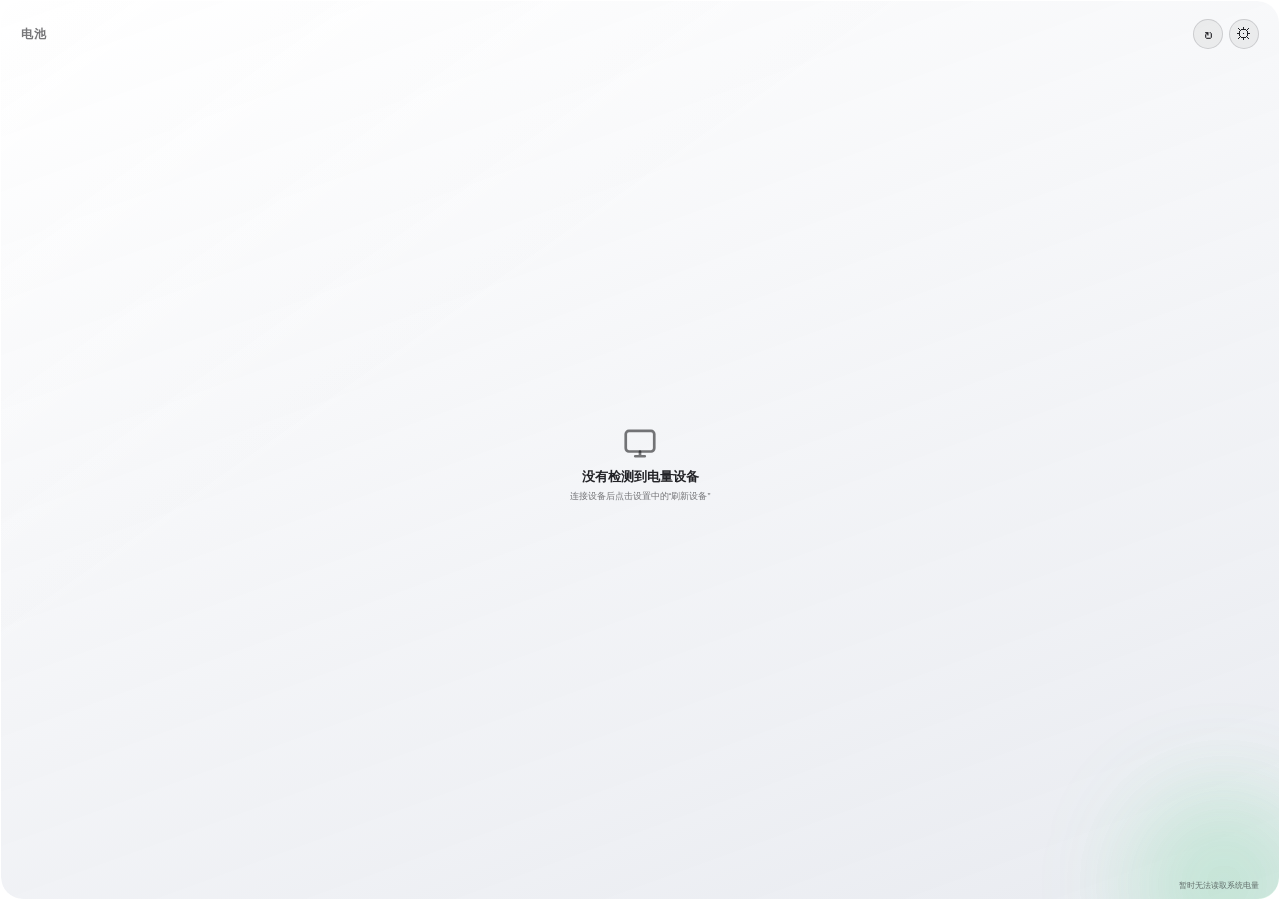
<file: widgets/Glass_Battery/index.html>
<!doctype html>
<html lang="zh-CN">
<head>
  <meta charset="utf-8">
  <meta name="viewport" content="width=device-width,initial-scale=1">
  <link rel="stylesheet" href="../shared/glass.css?v=2">
  <link rel="stylesheet" href="style.css?v=3">
  <title>设备电量</title>
</head>
<body>
  <main class="battery glass-card">
    <header class="battery-head">
      <div class="battery-title">
        <span class="eyebrow">电池</span>
      </div>
      <div class="header-actions">
        <button id="refresh-button" class="icon-button refresh-button" type="button"
          title="刷新电量" aria-label="刷新电量">↻</button>
        <button id="settings-button" class="icon-button" type="button"
          title="电量设置" aria-label="电量设置">⚙</button>
      </div>
    </header>

    <section id="devices" class="devices" aria-live="polite"></section>
    <p id="updated" class="updated"></p>

    <section id="settings" class="settings" hidden>
      <header class="settings-head">
        <div><span class="eyebrow">设置</span><strong>选择显示设备</strong></div>
        <button id="close-settings" class="icon-button" type="button"
          title="完成" aria-label="完成">✓</button>
      </header>
      <p class="settings-help">列表来自系统“电源”设置中当前已连接且能报告电量的设备。</p>
      <div id="device-options" class="device-options"></div>
      <div class="refresh-row">
        <button id="refresh-devices" type="button">刷新设备</button>
        <span id="settings-status" role="status" aria-live="polite"></span>
      </div>
      <label class="setting-slider">
        <span>卡片透明度</span><output id="opacity-value">100%</output>
        <input id="opacity" type="range" min="35" max="100" step="5">
      </label>
    </section>
    <div class="glow"></div>
  </main>
  <script src="battery.js?v=2"></script>
</body>
</html>
</file>
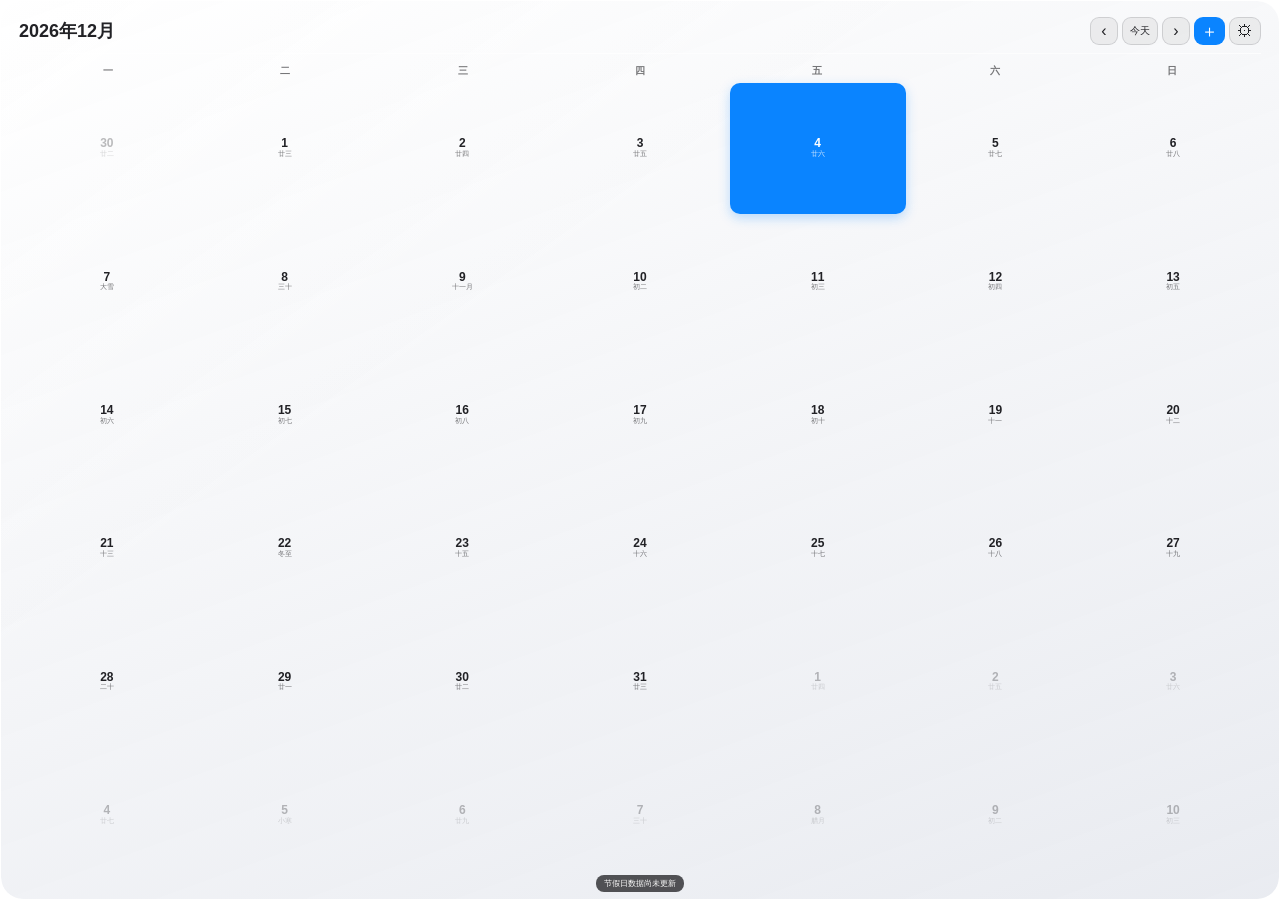
<file: widgets/Glass_Calendar/index.html>
<!doctype html>
<html lang="zh-CN">
<head>
  <meta charset="utf-8">
  <meta name="viewport" content="width=device-width,initial-scale=1">
  <link rel="stylesheet" href="../shared/glass.css?v=2">
  <link rel="stylesheet" href="style.css?v=10">
  <title>日历</title>
</head>
<body>
  <main id="calendar" class="calendar glass-card" data-layout="medium">
    <section class="compact-view" aria-label="紧凑日历">
      <header class="compact-head">
        <span id="compact-month"></span>
        <nav aria-label="紧凑型日历操作">
          <button id="compact-today" class="compact-today-button" type="button">今天</button>
          <button id="compact-add" class="agenda-add" type="button" title="添加安排" aria-label="添加安排">＋</button>
          <button id="compact-settings" class="round-button" type="button" title="日历设置">⚙</button>
        </nav>
      </header>
      <div class="compact-date">
        <div class="compact-day-line">
          <button id="compact-previous-day" class="compact-day-nav" type="button" title="前一天" aria-label="前一天">‹</button>
          <strong id="compact-day"></strong>
          <button id="compact-next-day" class="compact-day-nav" type="button" title="后一天" aria-label="后一天">›</button>
        </div>
        <span id="compact-weekday"></span>
        <small id="compact-lunar"></small>
      </div>
      <div id="compact-markers" class="compact-markers" aria-label="今日日程标记"></div>
    </section>

    <section class="calendar-layout" aria-label="月历">
      <section class="month-panel">
        <header class="calendar-head">
          <div class="calendar-title">
            <strong id="month"></strong>
          </div>
          <nav aria-label="月份导航">
            <button id="previous" type="button" title="上个月" aria-label="上个月">‹</button>
            <button id="today-button" type="button">今天</button>
            <button id="next" type="button" title="下个月" aria-label="下个月">›</button>
            <button id="add-event" class="agenda-add" type="button" title="添加安排" aria-label="添加安排">＋</button>
            <button id="settings-button" type="button" title="日历设置" aria-label="日历设置">⚙</button>
          </nav>
        </header>
        <div class="divider"></div>
        <div id="week" class="grid week"></div>
        <div id="days" class="grid days"></div>
      </section>

      <section class="schedule-panel" aria-label="所选日期的安排">
        <header class="schedule-head">
          <div>
            <strong id="selected-heading"></strong>
            <span id="selected-lunar"></span>
          </div>
        </header>
        <div id="selected-events" class="event-list"></div>
      </section>
    </section>

    <section id="event-popover" class="event-popover" hidden aria-live="polite">
      <header>
        <strong id="popover-heading"></strong>
        <span id="popover-lunar"></span>
      </header>
      <div id="popover-events" class="event-list"></div>
    </section>

    <p id="calendar-status" class="calendar-status"></p>

    <section id="settings" class="settings" hidden>
      <div class="settings-head">
        <div><span class="eyebrow">日历</span><strong>显示设置</strong></div>
        <button id="close-settings" type="button" title="完成" aria-label="完成">✓</button>
      </div>

      <section class="layout-settings">
        <strong>日历样式</strong>
        <span>选择后会自动调整小组件尺寸</span>
        <div id="layout-options" class="layout-options">
          <button class="layout-option" type="button" data-preset="compact">
            <span class="layout-preview preview-compact">
              <i></i><b>22</b><em></em>
            </span>
            <span><b>紧凑</b><small>日期与悬停日程彩条</small></span>
            <i class="selected-mark">✓</i>
          </button>
          <button class="layout-option" type="button" data-preset="medium">
            <span class="layout-preview preview-medium">
              <i></i><em></em><em></em><em></em><em></em>
            </span>
            <span><b>月历</b><small>月份、日程彩条与悬停详情</small></span>
            <i class="selected-mark">✓</i>
          </button>
          <button class="layout-option" type="button" data-preset="large">
            <span class="layout-preview preview-large">
              <i></i><em></em><em></em><em></em><strong></strong>
            </span>
            <span><b>月历与日程</b><small>左右分栏完整视图</small></span>
            <i class="selected-mark">✓</i>
          </button>
        </div>
      </section>

      <label class="switch-row"><span>显示农历</span><input id="show-lunar" type="checkbox"></label>
      <label class="switch-row"><span>显示传统节日与节气</span><input id="show-festivals" type="checkbox"></label>
      <label class="switch-row"><span>显示法定节假日</span><input id="show-statutory" type="checkbox"></label>
      <label class="switch-row"><span>显示调休补班</span><input id="show-workdays" type="checkbox"></label>
      <label class="switch-row"><span>每周从星期一开始</span><input id="week-monday" type="checkbox"></label>
      <label class="setting-slider">
        <span>卡片透明度</span><output id="opacity-value">100%</output>
        <input id="opacity" type="range" min="35" max="100" step="5">
      </label>
      <div class="holiday-update">
        <div><strong>中国大陆节假日</strong><span id="last-update">尚未更新</span></div>
        <button id="update-holidays" type="button">更新数据</button>
      </div>
      <p id="update-status" class="update-status" role="status"></p>
    </section>

    <section id="event-editor" class="event-editor" hidden>
      <form id="event-form" class="event-form">
        <div class="settings-head">
          <div><span class="eyebrow">日程</span><strong>新增安排</strong></div>
          <button id="close-event-editor" type="button" title="取消" aria-label="取消">×</button>
        </div>
        <label><span>标题</span><input id="event-title" type="text" maxlength="160" required autofocus></label>
        <label><span>日期</span><input id="event-date" type="date" required></label>
        <div class="event-time-row">
          <label><span>开始</span><input id="event-start" type="time" required></label>
          <label><span>结束</span><input id="event-end" type="time" required></label>
        </div>
        <label><span>地点（可选）</span><input id="event-location" type="text" maxlength="160"></label>
        <p id="event-editor-status" class="update-status" role="status"></p>
        <button id="save-event" class="save-event" type="submit">添加到系统日历</button>
      </form>
    </section>
  </main>
  <script src="calendar.js?v=11"></script>
</body>
</html>
</file>
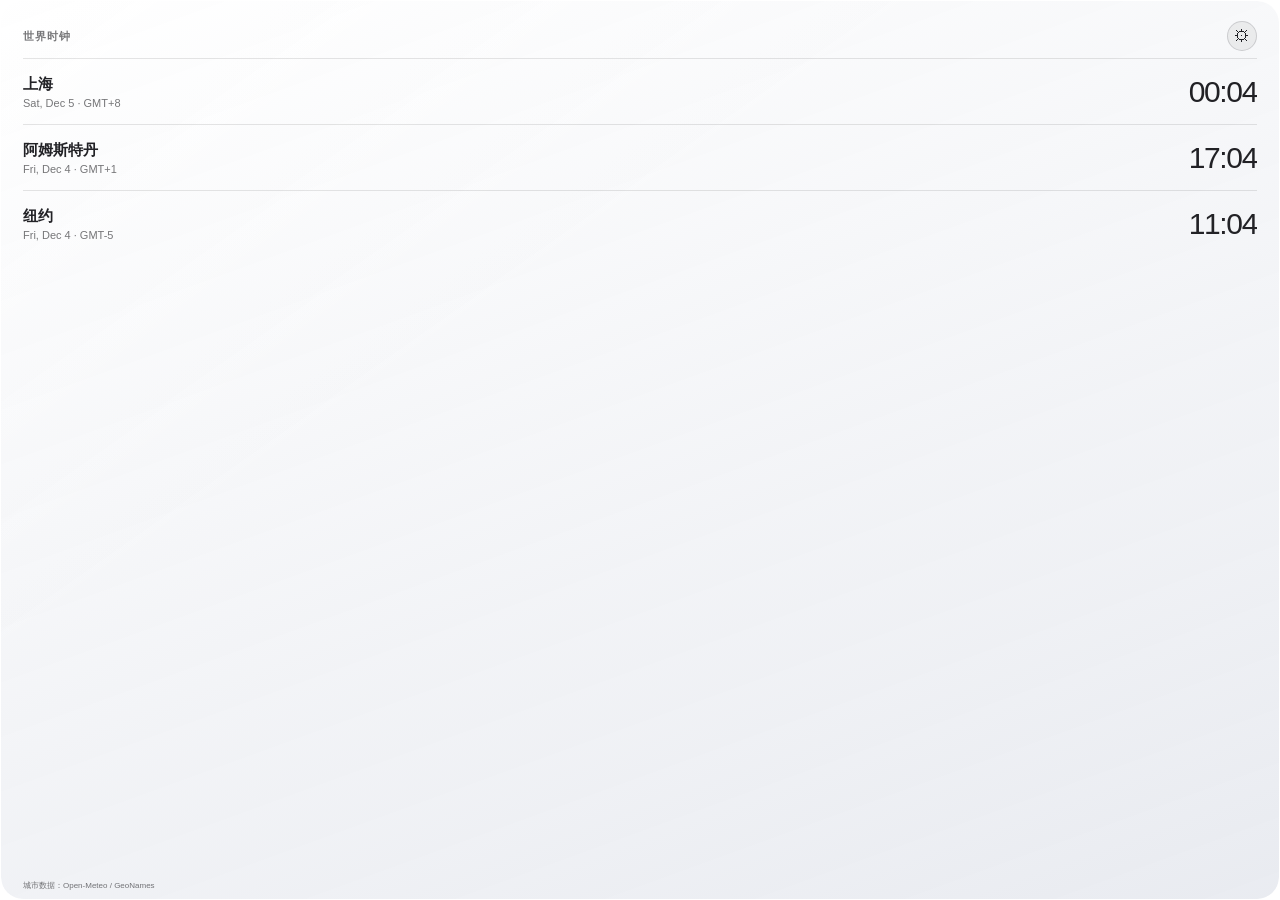
<file: widgets/Glass_Clock/index.html>
<!doctype html>
<html lang="zh-CN">
<head>
  <meta charset="utf-8">
  <meta name="viewport" content="width=device-width,initial-scale=1">
  <link rel="stylesheet" href="../shared/glass.css?v=2">
  <link rel="stylesheet" href="style.css?v=7">
  <title>世界时钟</title>
</head>
<body>
  <main class="clock glass-card">
    <header>
      <div>
        <span class="eyebrow">世界时钟</span>
      </div>
      <button id="settings-button" class="icon-button" type="button"
        title="设置城市" aria-label="设置城市">&#9881;</button>
    </header>

    <section id="locations" class="locations" aria-live="polite"></section>

    <section id="settings" class="settings" hidden>
      <div class="settings-head">
        <div><span class="eyebrow">设置</span><strong>管理城市</strong></div>
        <button id="close-settings" class="icon-button" type="button"
          title="完成" aria-label="完成">&#10003;</button>
      </div>

      <div id="location-editor" class="location-editor"></div>

      <form id="city-search">
        <label>
          搜索城市
          <input id="city-query" required minlength="2" maxlength="60"
            autocomplete="off" placeholder="例如：东京、温哥华">
        </label>
        <button id="search-button" class="add-button" type="submit">搜索</button>
      </form>
      <p id="error" role="status" aria-live="polite"></p>
      <div id="search-results" class="search-results"
        aria-label="城市搜索结果"></div>

      <fieldset class="style-picker">
        <legend>显示样式</legend>
        <div class="style-options">
          <label class="style-option">
            <input id="style-digital" type="radio" name="clock-style"
              value="digital" checked>
            <span class="style-choice">
              <span class="digital-preview">09:41</span>
              <strong>数显</strong>
            </span>
          </label>
          <label class="style-option">
            <input id="style-analog" type="radio" name="clock-style"
              value="analog">
            <span class="style-choice">
              <span class="analog-preview" aria-hidden="true">
                <i class="preview-hour"></i><i class="preview-minute"></i>
              </span>
              <strong>表显</strong>
            </span>
          </label>
        </div>
      </fieldset>

      <label class="switch-row">
        <span>使用 24 小时制</span>
        <input id="hour-24" type="checkbox" checked>
      </label>
      <label class="setting-slider">
        <span>卡片透明度</span><output id="opacity-value">100%</output>
        <input id="opacity" type="range" min="35" max="100" step="5">
      </label>
    </section>
    <p class="attribution">
      城市数据：<a href="https://open-meteo.com/en/docs/geocoding-api"
        target="_blank" rel="noreferrer">Open-Meteo / GeoNames</a>
    </p>
  </main>
  <script src="clock.js?v=6"></script>
</body>
</html>
</file>
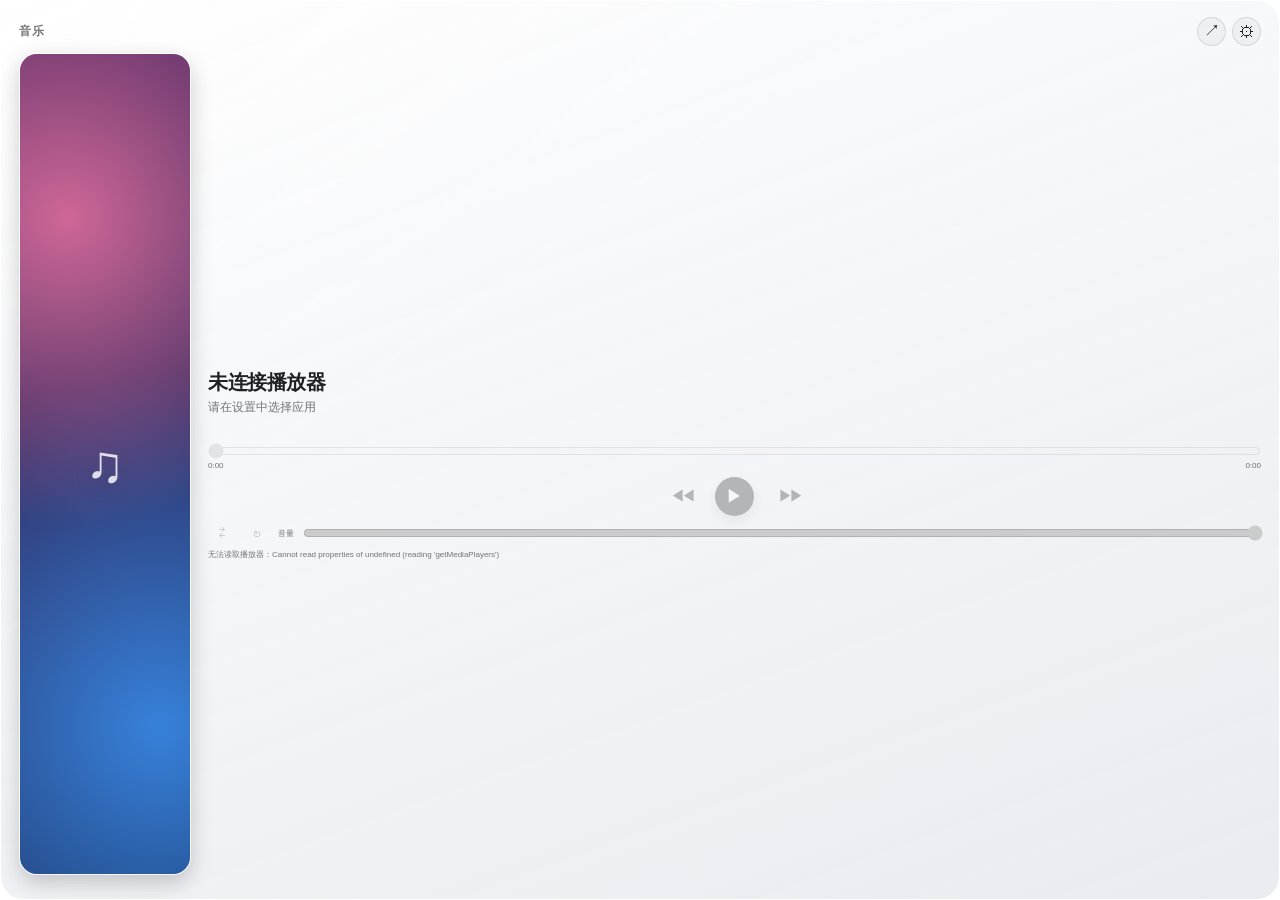
<file: widgets/Glass_Music/index.html>
<!doctype html>
<html lang="zh-CN">
<head>
  <meta charset="utf-8">
  <meta name="viewport" content="width=device-width,initial-scale=1">
  <link rel="stylesheet" href="../shared/glass.css?v=2">
  <link rel="stylesheet" href="style.css?v=2">
  <title>音乐播放器</title>
</head>
<body>
  <main class="music glass-card" data-layout="medium">
    <header class="music-head">
      <span class="eyebrow">音乐</span>
      <div class="header-actions">
        <button id="open-player" class="icon-button" type="button"
          title="打开播放器" aria-label="打开播放器">↗</button>
        <button id="settings-button" class="icon-button" type="button"
          title="音乐设置" aria-label="音乐设置">⚙</button>
      </div>
    </header>

    <section class="player-content">
      <figure class="cover-shell">
        <img id="cover" alt="当前歌曲封面" draggable="false" hidden>
        <div id="cover-fallback" class="cover-fallback" aria-hidden="true">
          <span>♫</span>
        </div>
      </figure>

      <div class="info-panel">
        <div class="track-text">
          <strong id="track-title">未连接播放器</strong>
          <span id="track-artist">请在设置中选择应用</span>
          <small id="track-album"></small>
        </div>

        <div class="timeline">
          <input id="position" type="range" min="0" max="1000" value="0"
            aria-label="播放进度">
          <div><span id="elapsed">0:00</span><span id="duration">0:00</span></div>
        </div>

        <div class="transport" aria-label="播放控制">
          <button id="previous" type="button" title="上一首" aria-label="上一首">◀◀</button>
          <button id="play-pause" class="play-button" type="button"
            title="播放" aria-label="播放">▶</button>
          <button id="next" type="button" title="下一首" aria-label="下一首">▶▶</button>
        </div>

        <div class="advanced-controls">
          <button id="shuffle" class="state-button" type="button"
            title="随机播放" aria-label="随机播放">⇄</button>
          <button id="repeat" class="state-button" type="button"
            title="循环播放" aria-label="循环播放">↻</button>
          <label class="volume-control">
            <span>音量</span>
            <input id="volume" type="range" min="0" max="100" value="100"
              aria-label="播放器音量">
          </label>
        </div>
        <p id="player-status" class="player-status" role="status"></p>
      </div>
    </section>

    <section id="settings" class="settings" hidden>
      <header class="settings-head">
        <div><span class="eyebrow">设置</span><strong>音乐播放器</strong></div>
        <button id="close-settings" class="icon-button" type="button"
          title="完成" aria-label="完成">✓</button>
      </header>

      <div class="layout-settings">
        <span>选择后会自动调整小组件尺寸</span>
        <div id="layout-options" class="layout-options">
          <button class="layout-option" type="button" data-preset="compact">
            <span class="layout-preview preview-compact"><i></i><b>♫</b></span>
            <span><b>紧凑</b><small>封面与基本控制</small></span>
          </button>
          <button class="layout-option" type="button" data-preset="medium">
            <span class="layout-preview preview-medium"><i></i><b></b><em></em></span>
            <span><b>横向</b><small>封面与歌曲信息</small></span>
          </button>
          <button class="layout-option" type="button" data-preset="large">
            <span class="layout-preview preview-large"><i></i><b></b><em></em><strong></strong></span>
            <span><b>大型</b><small>完整播放控制</small></span>
          </button>
        </div>
      </div>

      <div class="source-settings">
        <div class="section-title"><span>播放器后端</span><small id="selected-source">自动选择</small></div>
        <button id="auto-source" class="auto-source" type="button">
          <span><strong>自动选择</strong><small>优先使用正在播放的应用</small></span>
          <i>✓</i>
        </button>
        <span class="subheading">当前可控制的播放器</span>
        <div id="running-players" class="option-list"></div>
        <label class="browser-option">
          <span><strong>显示浏览器媒体</strong><small>包括网页音乐和视频</small></span>
          <input id="show-browsers" type="checkbox">
        </label>
      </div>

      <div class="application-settings">
        <span class="subheading">选择已安装的应用</span>
        <input id="application-search" type="search" placeholder="搜索所有应用…"
          aria-label="搜索已安装应用">
        <div id="application-options" class="application-options"></div>
        <p id="settings-status" class="settings-status" role="status"></p>
      </div>

      <label class="setting-slider">
        <span>卡片透明度</span><output id="opacity-value">100%</output>
        <input id="opacity" type="range" min="35" max="100" step="5">
      </label>
      <p class="privacy-note">Widget 仅通过系统 MPRIS 接口控制播放器，不会读取账号或音乐库密码。</p>
    </section>
  </main>
  <script src="music.js?v=1"></script>
</body>
</html>
</file>
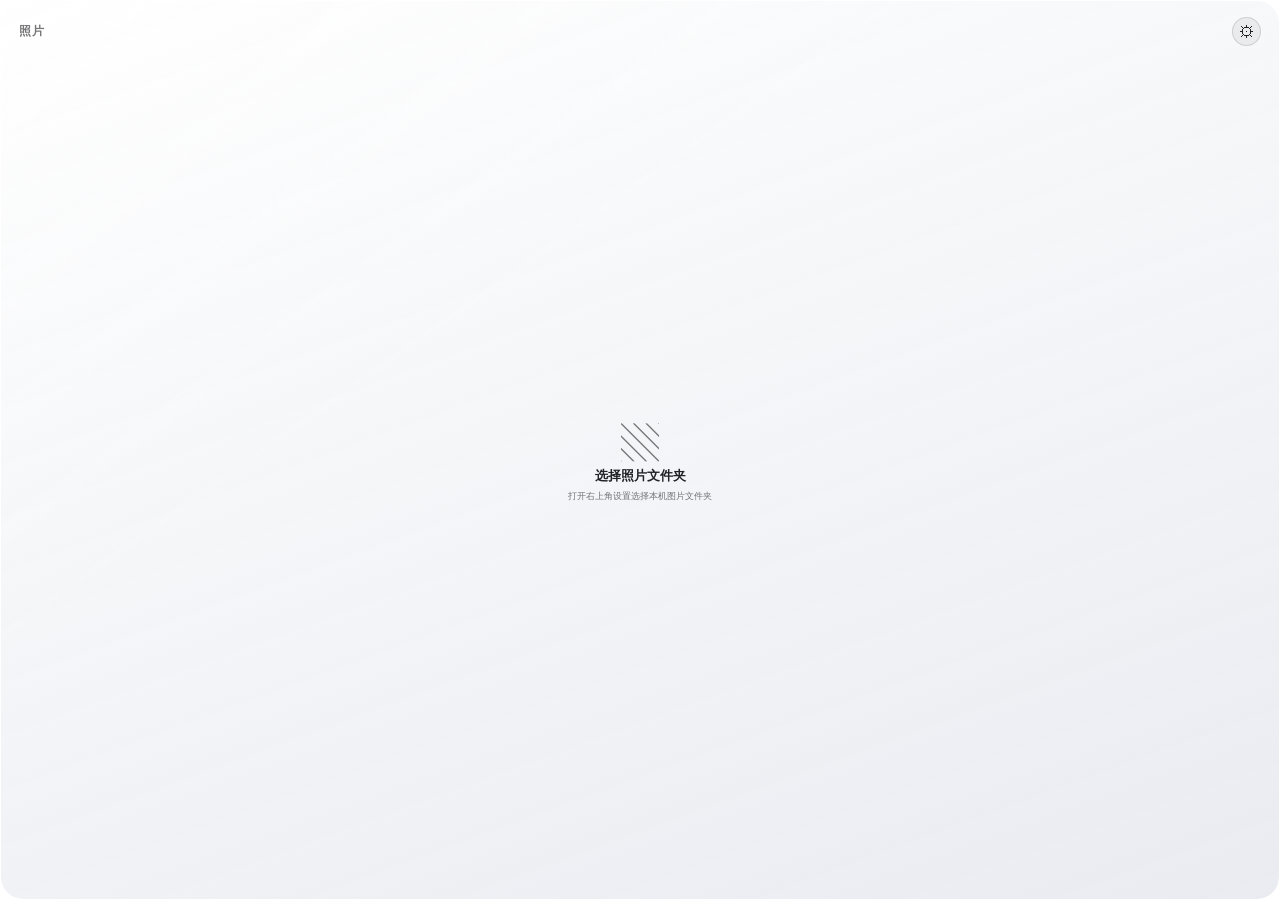
<file: widgets/Glass_Photos/index.html>
<!doctype html>
<html lang="zh-CN">
<head>
  <meta charset="utf-8">
  <meta name="viewport" content="width=device-width,initial-scale=1">
  <link rel="stylesheet" href="../shared/glass.css?v=2">
  <link rel="stylesheet" href="style.css?v=1">
  <title>照片</title>
</head>
<body>
  <main class="photos glass-card" data-layout="landscape">
    <header class="photos-head">
      <span class="eyebrow">照片</span>
      <button id="settings-button" class="icon-button" type="button"
        title="照片设置" aria-label="照片设置">⚙</button>
    </header>

    <section id="photo-stage" class="photo-stage" aria-live="polite"></section>
    <p id="photo-caption" class="photo-caption"></p>

    <section id="settings" class="settings" hidden>
      <header class="settings-head">
        <div><span class="eyebrow">设置</span><strong>照片来源</strong></div>
        <button id="close-settings" class="icon-button" type="button"
          title="完成" aria-label="完成">✓</button>
      </header>

      <div class="folder-row">
        <div><span>图片文件夹</span><strong id="folder-name">尚未选择</strong></div>
        <button id="choose-folder" type="button">选择文件夹</button>
      </div>
      <div class="scan-row">
        <button id="rescan-folder" type="button">重新扫描</button>
        <span id="photo-status" role="status" aria-live="polite"></span>
      </div>

      <div class="layout-settings">
        <span>选择后会自动调整小组件尺寸</span>
        <div id="layout-options" class="layout-options">
          <button class="layout-option" type="button" data-preset="compact">
            <span class="layout-preview preview-compact"><i></i></span>
            <span><b>方形</b><small>单张照片</small></span>
          </button>
          <button class="layout-option" type="button" data-preset="landscape">
            <span class="layout-preview preview-landscape"><i></i></span>
            <span><b>横向</b><small>单张照片</small></span>
          </button>
          <button class="layout-option" type="button" data-preset="collage">
            <span class="layout-preview preview-collage"><i></i><i></i><i></i></span>
            <span><b>拼贴</b><small>三张照片</small></span>
          </button>
        </div>
      </div>

      <label class="select-row">
        <span>照片切换间隔</span>
        <select id="interval">
          <option value="30">30 秒</option>
          <option value="60">1 分钟</option>
          <option value="300">5 分钟</option>
          <option value="900">15 分钟</option>
        </select>
      </label>
      <label class="setting-slider">
        <span>卡片透明度</span><output id="opacity-value">100%</output>
        <input id="opacity" type="range" min="35" max="100" step="5">
      </label>
      <p class="privacy-note">照片仅从所选本机文件夹读取，不会上传网络。点击照片可立即切换下一张。</p>
    </section>
  </main>
  <script src="photos.js?v=1"></script>
</body>
</html>
</file>
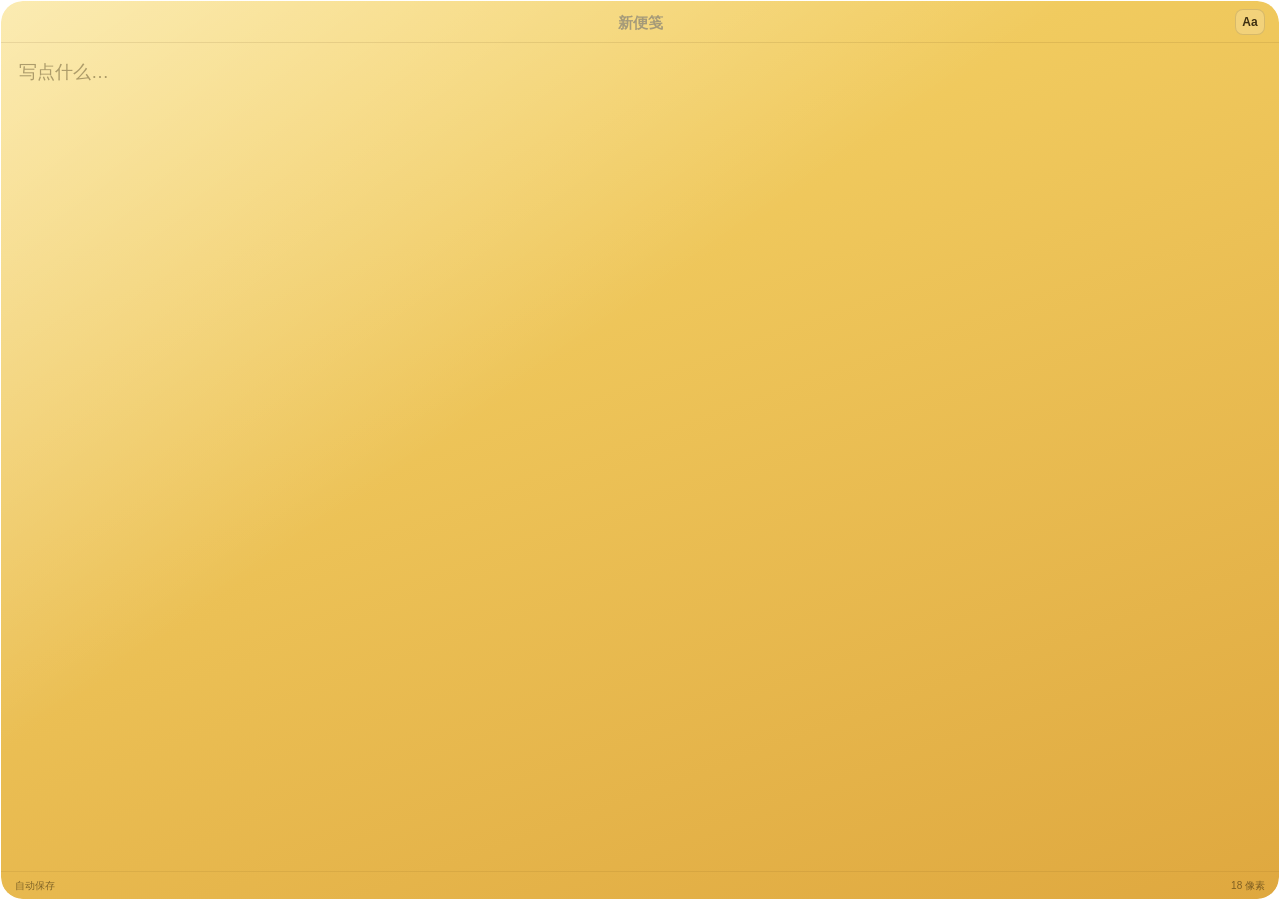
<file: widgets/Glass_Sticky_Note/index.html>
<!doctype html>
<html lang="zh-CN">
<head>
  <meta charset="utf-8">
  <meta name="viewport" content="width=device-width,initial-scale=1">
  <link rel="stylesheet" href="../shared/glass.css?v=2">
  <link rel="stylesheet" href="style.css?v=7">
  <title>便笺</title>
</head>
<body>
  <main id="note" class="note glass-card" data-color="yellow">
    <header class="note-header">
      <input id="note-title" type="text" maxlength="60" value=""
        placeholder="新便笺" aria-label="便笺标题" title="点击编辑标题">
      <div class="note-actions">
        <button id="format-toggle" class="header-button" type="button"
          aria-label="文字格式" title="文字格式">Aa</button>
      </div>
    </header>

    <section id="format-panel" class="format-panel" hidden>
      <div class="format-row">
        <select id="font-family" aria-label="字体">
          <option value="-apple-system, BlinkMacSystemFont, Noto Sans CJK SC, Noto Sans, sans-serif">苹方风格黑体</option>
          <option value="Noto Sans CJK SC, Noto Sans, sans-serif">思源黑体</option>
          <option value="Noto Serif CJK SC, Noto Serif, serif">思源宋体</option>
          <option value="Noto Sans Mono, monospace">等宽字体</option>
        </select>
        <button data-command="font-down" title="减小字号">A−</button>
        <button data-command="font-up" title="增大字号">A＋</button>
        <button data-command="bold" title="粗体"><b>B</b></button>
        <button data-command="italic" title="斜体"><i>I</i></button>
        <button data-command="underline" title="下划线"><u>U</u></button>
        <button data-command="strike" title="删除线"><s>S</s></button>
      </div>
      <div class="format-row compact">
        <button data-command="align-left" title="左对齐">≡</button>
        <button data-command="align-center" title="居中">≡</button>
        <button data-command="align-right" title="右对齐">≡</button>
        <button data-command="list-ul" title="项目列表">• 列表</button>
        <button data-command="list-ol" title="编号列表">1. 列表</button>
        <button data-command="checklist" title="待办清单">☑ 待办</button>
        <button data-command="h1" title="一级标题">H1</button>
        <button data-command="h2" title="二级标题">H2</button>
        <button data-command="h3" title="三级标题">H3</button>
        <button data-command="blockquote" title="引用">❝</button>
        <button data-command="link" title="插入链接">链接</button>
        <button data-command="clear" title="清除格式">清除</button>
      </div>
      <div class="appearance-row">
        <div id="palette" class="palette" aria-label="便笺颜色">
          <button data-color="yellow" title="黄色"></button>
          <button data-color="pink" title="粉色"></button>
          <button data-color="mint" title="薄荷绿"></button>
          <button data-color="blue" title="蓝色"></button>
          <button data-color="peach" title="蜜桃色"></button>
          <button data-color="lavender" title="薰衣草色"></button>
        </div>
        <label class="opacity-control">透明度
          <input id="opacity" type="range" min="35" max="100" step="5">
          <output id="opacity-value">100%</output>
        </label>
      </div>
      <label class="title-size-control">标题字号
        <input id="title-font-size" type="range" min="11" max="28" step="1">
        <output id="title-font-size-value">15 像素</output>
      </label>
    </section>

    <article id="editor" class="editor" contenteditable="true" spellcheck="true"
      role="textbox" aria-multiline="true" aria-label="便笺内容"></article>
    <footer><span id="status">自动保存</span><span id="font-size-label">18 像素</span></footer>

    <div id="link-dialog" class="dialog-backdrop" hidden>
      <form id="link-form" class="link-dialog">
        <strong>插入链接</strong>
        <input id="link-input" type="url" placeholder="https://example.com">
        <div><button id="link-cancel" type="button">取消</button><button type="submit">应用</button></div>
      </form>
    </div>
  </main>
  <script src="note.js?v=7"></script>
</body>
</html>
</file>
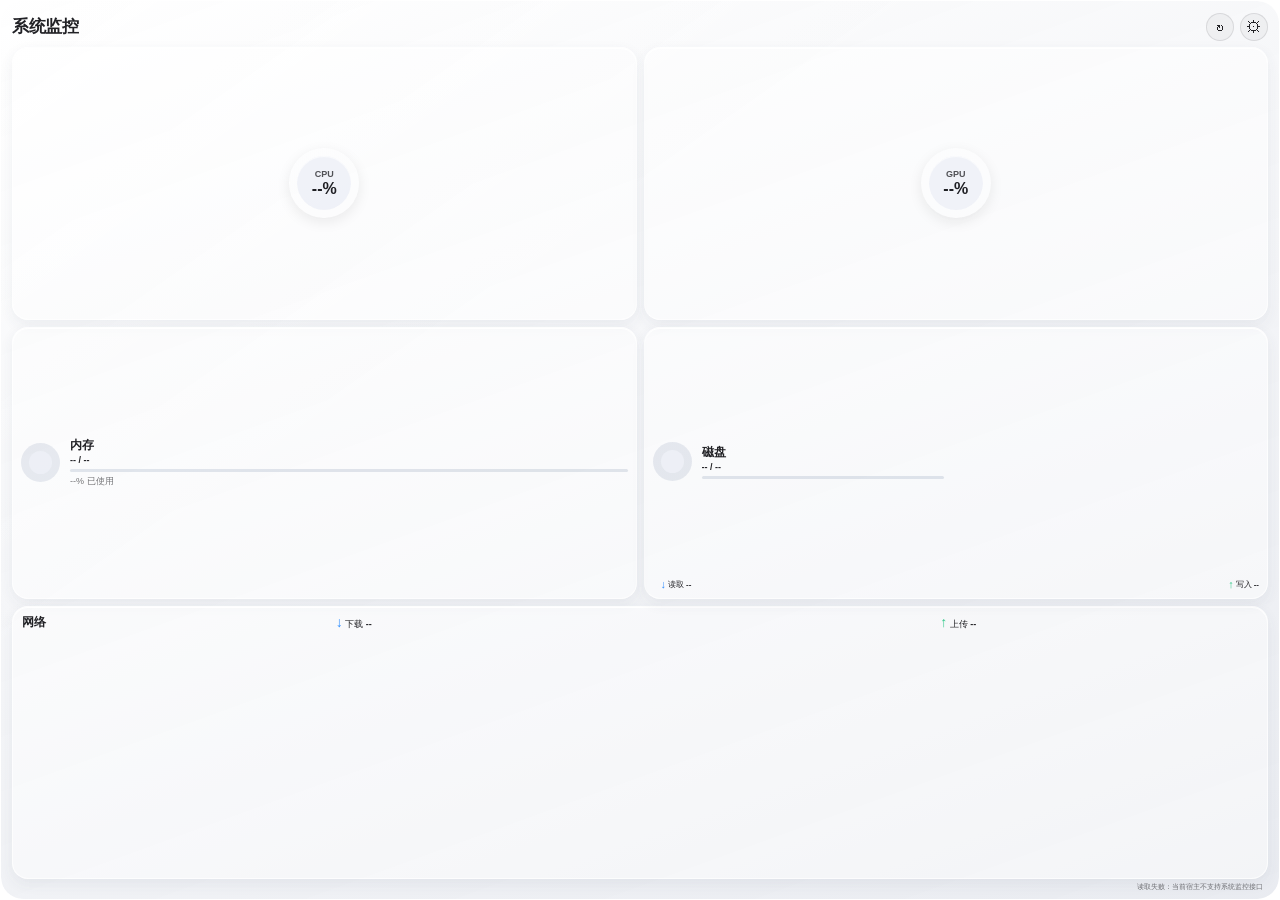
<file: widgets/Glass_System_Monitor/index.html>
<!doctype html>
<html lang="zh-CN">
<head>
  <meta charset="utf-8">
  <meta name="viewport" content="width=device-width,initial-scale=1">
  <link rel="stylesheet" href="../shared/glass.css?v=2">
  <link rel="stylesheet" href="style.css?v=7">
  <title>系统监控</title>
</head>
<body>
  <main class="system-monitor glass-card" data-layout="compact">
    <header class="monitor-head">
      <strong>系统监控</strong>
      <div class="head-actions">
        <span id="updated" class="updated">正在读取…</span>
        <button id="refresh-button" class="icon-button" type="button" title="立即刷新">↻</button>
        <button id="settings-button" class="icon-button" type="button" title="设置">⚙</button>
      </div>
    </header>

    <section id="dashboard" class="dashboard">
      <article id="gauges-card" class="metric-card gauges-card">
        <div id="cpu-panel" class="gauge-panel" data-metric="cpu">
          <div id="cpu-ring" class="usage-ring cpu-ring">
            <div><span>CPU</span><strong id="cpu-value">--%</strong></div>
          </div>
          <span class="metric-glyph cpu-glyph" aria-hidden="true">
            <svg viewBox="0 0 24 24"><rect x="7" y="7" width="10" height="10" rx="1"/><path d="M9 2v3m6-3v3M9 19v3m6-3v3M2 9h3m-3 6h3m14-6h3m-3 6h3"/></svg>
          </span>
          <div class="metric-copy">
            <strong>CPU</strong><b id="cpu-row-value">--%</b>
            <small id="cpu-detail">正在建立采样</small>
          </div>
          <canvas id="cpu-chart" class="mini-chart" aria-label="CPU 使用率曲线"></canvas>
        </div>
        <div id="gpu-panel" class="gauge-panel" data-metric="gpu">
          <div id="gpu-ring" class="usage-ring gpu-ring">
            <div><span id="gpu-label">GPU</span><strong id="gpu-value">--%</strong></div>
          </div>
          <span class="metric-glyph gpu-glyph" aria-hidden="true">
            <svg viewBox="0 0 24 24"><rect x="3" y="6" width="18" height="12" rx="2"/><rect x="7" y="9" width="8" height="6" rx="1"/><path d="M18 9h1m-1 3h1m-1 3h1M8 21h8"/></svg>
          </span>
          <div class="metric-copy">
            <strong id="gpu-row-label">GPU</strong><b id="gpu-row-value">--%</b>
            <small id="gpu-name">正在识别显卡</small>
          </div>
          <canvas id="gpu-chart" class="mini-chart" aria-label="显卡使用率曲线"></canvas>
        </div>
      </article>

      <div id="resources-column" class="metric-card resources-column">
        <article id="memory-card" class="metric-card memory-card" data-metric="memory">
          <div id="memory-ring" class="mini-usage-ring memory-mini-ring" aria-hidden="true">
            <svg viewBox="0 0 24 24"><rect x="3" y="7" width="18" height="10" rx="1"/><path d="M7 10v4m4-4v4m4-4v4m4-4v4M6 17v2m12-2v2"/></svg>
          </div>
          <div class="resource-body">
            <div class="resource-head"><strong>内存</strong><span id="memory-value">-- / --</span></div>
            <div class="progress-track"><i id="memory-progress"></i></div>
            <small><span id="memory-percent">--%</span> 已使用</small>
          </div>
          <canvas id="memory-chart" class="mini-chart" aria-label="内存使用率曲线"></canvas>
        </article>

        <article id="disk-card" class="metric-card disk-card" data-metric="disk">
          <div class="disk-summary">
            <div id="storage-ring" class="mini-usage-ring storage-mini-ring" aria-hidden="true">
              <svg viewBox="0 0 24 24"><path d="M5 3h14l2 6v10a2 2 0 0 1-2 2H5a2 2 0 0 1-2-2V9z"/><path d="M3 9h18M8 16h8m2 0h.01"/></svg>
            </div>
            <div class="resource-body">
              <div class="resource-head"><strong>磁盘</strong><span id="storage-value">-- / --</span></div>
              <div class="progress-track disk-progress"><i id="storage-progress"></i></div>
            </div>
          </div>
          <canvas id="disk-chart" class="mini-chart" aria-label="磁盘占用率曲线"></canvas>
          <div class="disk-speeds">
            <span><em>↓</em> 读取 <b id="disk-read">--</b></span>
            <span><em>↑</em> 写入 <b id="disk-write">--</b></span>
          </div>
          <small id="disk-label">全部物理磁盘</small>
        </article>
      </div>

      <article id="network-card" class="metric-card network-card" data-metric="network">
        <div class="network-head">
          <div><strong>网络</strong><small id="network-label">自动选择活动网络</small></div>
          <div class="network-values">
            <span><em>↓</em> 下载 <b id="network-down">--</b></span>
            <span><em>↑</em> 上传 <b id="network-up">--</b></span>
          </div>
        </div>
        <div class="network-charts">
          <canvas id="network-chart" aria-label="最近一分钟下载速度曲线"></canvas>
          <canvas id="network-upload-chart" aria-label="最近一分钟上传速度曲线"></canvas>
        </div>
      </article>
      <p id="empty-state" class="empty-state" hidden>请在设置中至少选择一个监控项目</p>
    </section>
    <p id="status" class="status" role="status"></p>

    <section id="settings" class="settings" hidden>
      <header class="settings-head">
        <div><span class="eyebrow">设置</span><strong>系统监控</strong></div>
        <div class="settings-actions">
          <button id="refresh-devices" class="text-button" type="button">刷新设备</button>
          <button id="close-settings" class="icon-button" type="button" title="完成">✓</button>
        </div>
      </header>

      <fieldset class="metric-settings">
        <legend>显示项目</legend>
        <div id="metric-options" class="metric-options">
          <label><span><i class="dot cpu"></i>CPU</span><input type="checkbox" value="cpu"></label>
          <label><span><i class="dot memory"></i>内存</span><input type="checkbox" value="memory"></label>
          <label><span><i class="dot gpu"></i>显卡</span><input type="checkbox" value="gpu"></label>
          <label><span><i class="dot disk"></i>磁盘</span><input type="checkbox" value="disk"></label>
          <label><span><i class="dot network"></i>网络</span><input type="checkbox" value="network"></label>
        </div>
      </fieldset>

      <div class="device-settings">
        <label><span>显卡</span><select id="gpu-device"><option value="auto">自动选择</option></select></label>
        <label><span>磁盘速度来源</span><select id="disk-device"><option value="all">全部物理磁盘</option></select></label>
        <label><span>网络</span><select id="network-device"><option value="auto">自动选择活动网络</option></select></label>
        <label><span>刷新频率</span><select id="refresh-interval">
          <option value="1">每 1 秒</option><option value="2">每 2 秒</option>
          <option value="3">每 3 秒</option><option value="5">每 5 秒</option>
        </select></label>
      </div>

      <label class="setting-slider">
        <span>卡片透明度</span><output id="opacity-value">100%</output>
        <input id="opacity" type="range" min="35" max="100" step="5">
      </label>
      <p id="settings-status" class="settings-status" role="status"></p>
      <p class="privacy-note">磁盘容量显示系统根文件系统的已用量与总量；读写速度按所选物理磁盘统计。所有数据仅在本机读取。</p>
    </section>
  </main>
  <script src="monitor.js?v=5"></script>
</body>
</html>
</file>
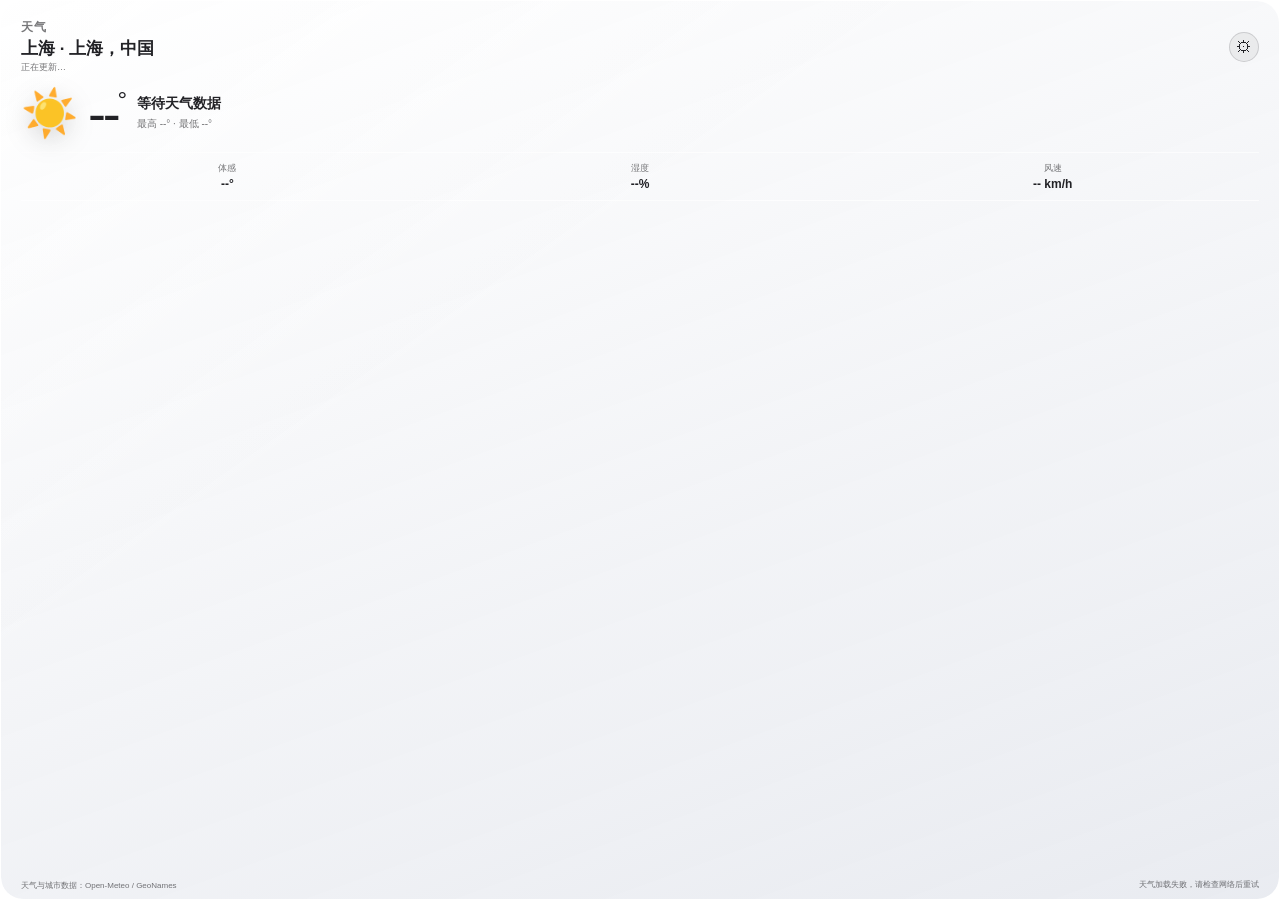
<file: widgets/Glass_Weather/index.html>
<!doctype html>
<html lang="zh-CN">
<head>
  <meta charset="utf-8">
  <meta name="viewport" content="width=device-width,initial-scale=1">
  <link rel="stylesheet" href="../shared/glass.css?v=2">
  <link rel="stylesheet" href="style.css?v=5">
  <title>天气</title>
</head>
<body>
  <main class="weather glass-card" data-layout="large">
    <header>
      <div class="location-title">
        <span class="eyebrow">天气</span>
        <strong id="location-name">上海</strong>
        <small id="updated">正在更新…</small>
      </div>
      <button id="settings-button" class="icon-button" type="button"
        aria-label="设置城市" title="设置城市">&#9881;</button>
    </header>

    <div class="weather-body">
      <section class="current">
        <span id="weather-icon" class="weather-icon" aria-hidden="true">☀️</span>
        <div class="temperature"><span id="temperature">--</span><sup>°</sup></div>
        <div class="summary">
          <strong id="condition">等待天气数据</strong>
          <span id="high-low">最高 --° · 最低 --°</span>
        </div>
      </section>

      <section id="hourly" class="hourly" aria-label="未来数小时天气"></section>

      <section class="details">
        <div><span>体感</span><strong id="apparent">--°</strong></div>
        <div><span>湿度</span><strong id="humidity">--%</strong></div>
        <div><span>风速</span><strong id="wind">-- km/h</strong></div>
      </section>

      <section id="forecast" class="forecast" aria-label="未来五天天气"></section>
    </div>
    <p id="status" class="status" role="status"></p>
    <a class="attribution" href="https://open-meteo.com/" target="_blank"
      rel="noreferrer">天气与城市数据：Open-Meteo / GeoNames</a>

    <section id="settings" class="settings" hidden>
      <div class="settings-head">
        <div><span class="eyebrow">设置</span><strong>选择城市</strong></div>
        <button id="close-settings" class="icon-button" type="button"
          aria-label="完成" title="完成">&#10003;</button>
      </div>
      <form id="search-form">
        <input id="city-input" required minlength="2" autocomplete="off"
          placeholder="输入城市，例如：上海、阿姆斯特丹">
        <button type="submit">搜索</button>
      </form>
      <p id="search-status" class="search-status" role="status"></p>
      <div id="search-results" class="search-results"></div>
      <div class="layout-settings">
        <span>选择后会自动调整小组件尺寸</span>
        <div id="layout-options" class="layout-options">
          <button class="layout-option" type="button" data-preset="compact">
            <span class="layout-preview preview-compact"><i>☀</i><b>22°</b></span>
            <span><b>紧凑</b><small>当前天气</small></span>
          </button>
          <button class="layout-option" type="button" data-preset="medium">
            <span class="layout-preview preview-medium"><i>☀</i><b>22°</b><em></em><em></em><em></em></span>
            <span><b>横向</b><small>当前与逐小时</small></span>
          </button>
          <button class="layout-option" type="button" data-preset="large">
            <span class="layout-preview preview-large"><i>☀</i><b>22°</b><strong></strong></span>
            <span><b>大型</b><small>当前与五日预报</small></span>
          </button>
        </div>
      </div>
      <label class="setting-slider">
        <span>卡片透明度</span><output id="opacity-value">100%</output>
        <input id="opacity" type="range" min="35" max="100" step="5">
      </label>
      <p class="privacy-note">城市名称仅用于查询经纬度，不需要注册或填写 API Key。</p>
    </section>
  </main>
  <script src="weather.js?v=5"></script>
</body>
</html>
</file>
<file: widgets/shared/glass.css>
:root {
  color-scheme: light dark;
  font-family: -apple-system, BlinkMacSystemFont, "SF Pro Display", Inter,
    "Noto Sans CJK SC", "Noto Sans", sans-serif;
  --text: rgba(255, 255, 255, .96);
  --secondary: rgba(255, 255, 255, .66);
  --hairline: rgba(255, 255, 255, .22);
  --panel-top: rgba(58, 58, 62, .82);
  --panel-bottom: rgba(22, 22, 25, .78);
  --control: rgba(255, 255, 255, .13);
  --widget-opacity: 1;
}

* { box-sizing: border-box; }

html, body {
  width: 100%;
  height: 100%;
  margin: 0;
  overflow: hidden;
  background: transparent;
  color: var(--text);
  user-select: none;
}

button, input, textarea { font: inherit; }

.glass-card {
  position: relative;
  width: 100%;
  height: 100%;
  overflow: hidden;
  border: 1px solid var(--hairline);
  border-radius: 22px;
  background: transparent;
  box-shadow: inset 0 1px rgba(255, 255, 255, .18);
  backdrop-filter: blur(28px) saturate(150%);
  -webkit-backdrop-filter: blur(28px) saturate(150%);
}

.glass-card::before {
  content: "";
  position: absolute;
  z-index: 0;
  inset: 0;
  border-radius: inherit;
  pointer-events: none;
  opacity: var(--widget-opacity);
  background:
    linear-gradient(145deg, rgba(255,255,255,.14), transparent 38%),
    linear-gradient(160deg, var(--panel-top), var(--panel-bottom));
}

.glass-card > * { position: relative; z-index: 1; }

.setting-slider {
  display: grid;
  grid-template-columns: 1fr auto;
  align-items: center;
  gap: 8px 12px;
  margin-top: 12px;
  color: var(--text);
  font-size: 12px;
}

.setting-slider input[type="range"] {
  grid-column: 1 / -1;
  width: 100%;
  accent-color: #0a84ff;
}

.setting-slider output {
  color: var(--secondary);
  font-variant-numeric: tabular-nums;
}

.eyebrow {
  color: var(--secondary);
  font-size: 12px;
  font-weight: 650;
  letter-spacing: .08em;
  text-transform: uppercase;
}

@media (prefers-color-scheme: light) {
  :root {
    --text: rgba(20, 20, 24, .94);
    --secondary: rgba(20, 20, 24, .58);
    --hairline: rgba(255, 255, 255, .66);
    --panel-top: rgba(255, 255, 255, .86);
    --panel-bottom: rgba(226, 229, 236, .76);
    --control: rgba(255, 255, 255, .52);
  }
  .glass-card { box-shadow: inset 0 1px white; }
}

@media (prefers-reduced-motion: reduce) {
  *, *::before, *::after { animation: none !important; transition: none !important; }
}
</file>
<file: widgets/Glass_Battery/style.css>
.battery {
  position: relative;
  display: flex;
  flex-direction: column;
  padding: 18px 20px 27px;
  overflow: hidden;
}

.battery-head, .settings-head {
  position: relative;
  z-index: 2;
  display: flex;
  align-items: center;
  justify-content: space-between;
}
.battery-title, .settings-head > div { display: grid; gap: 2px; }
.header-actions { display: flex; align-items: center; gap: 6px; }
.battery-head strong, .settings-head strong { font-size: 17px; }

button, input { font: inherit; }
.icon-button {
  display: grid;
  place-items: center;
  width: 30px;
  height: 30px;
  padding: 0;
  border: 1px solid rgba(255,255,255,.14);
  border-radius: 50%;
  color: var(--text);
  background: rgba(255,255,255,.10);
  cursor: pointer;
}
.icon-button:hover { background: rgba(255,255,255,.18); }
.icon-button:disabled { opacity: .55; cursor: wait; }
.refresh-button { font-size: 18px; line-height: 1; }

.devices {
  position: relative;
  z-index: 1;
  display: grid;
  grid-template-columns: repeat(auto-fit, minmax(92px, 1fr));
  align-content: center;
  flex: 1;
  min-height: 0;
  gap: 10px;
  margin-top: 5px;
  overflow: auto;
}
.devices[data-count="1"] { grid-template-columns: minmax(110px, 150px); justify-content: center; }

.device-card {
  display: grid;
  justify-items: center;
  align-content: center;
  min-width: 0;
  min-height: 142px;
  padding: 8px 8px 6px;
  border: 0;
  background: transparent;
  box-shadow: none;
}
.device-card > strong {
  overflow: hidden;
  width: 100%;
  margin-top: 7px;
  font-size: 11px;
  text-align: center;
  text-overflow: ellipsis;
  white-space: nowrap;
}
.device-card > span { margin-top: 2px; font-size: 17px; font-weight: 750; font-variant-numeric: tabular-nums; }
.device-card > small { color: var(--secondary); font-size: 8px; }

.charge-ring {
  --charge-angle: 0deg;
  --charge-color: #28c878;
  position: relative;
  display: grid;
  place-items: center;
  width: 62px;
  height: 62px;
  border-radius: 50%;
  background: transparent;
}
.charge-ring::before {
  content: "";
  position: absolute;
  inset: 0;
  border-radius: 50%;
  background: conic-gradient(var(--charge-color) var(--charge-angle), rgba(255,255,255,.16) 0);
  -webkit-mask: radial-gradient(farthest-side, transparent calc(100% - 7px), #000 0);
  mask: radial-gradient(farthest-side, transparent calc(100% - 7px), #000 0);
  pointer-events: none;
}
.ring-inner {
  position: relative;
  z-index: 1;
  display: grid;
  place-items: center;
  width: 100%;
  height: 100%;
  border-radius: 50%;
  color: var(--text);
  background: transparent;
  box-shadow: none;
}
.ring-inner svg, .option-icon svg, .empty-state svg {
  width: 26px;
  height: 26px;
  fill: none;
  stroke: currentColor;
  stroke-width: 1.7;
  stroke-linecap: round;
  stroke-linejoin: round;
}

.updated {
  position: absolute;
  z-index: 2;
  right: 20px;
  bottom: 8px;
  margin: 0;
  color: var(--secondary);
  font-size: 8px;
}

.empty-state {
  grid-column: 1 / -1;
  display: grid;
  place-items: center;
  gap: 4px;
  color: var(--secondary);
  text-align: center;
}
.empty-state svg { width: 38px; height: 38px; margin-bottom: 3px; }
.empty-state strong { color: var(--text); font-size: 13px; }
.empty-state span { font-size: 9px; }

.settings {
  position: absolute;
  z-index: 6;
  inset: 0;
  padding: 18px 20px 27px;
  overflow: auto;
  color: var(--text);
  background: rgba(24,24,27,.97);
  backdrop-filter: blur(26px);
}
.settings[hidden] { display: none; }
.settings-help { margin: 12px 0 8px; color: var(--secondary); font-size: 9px; line-height: 1.45; }
.device-options { display: grid; gap: 6px; }
.device-option {
  display: grid;
  grid-template-columns: 36px minmax(0, 1fr) auto;
  align-items: center;
  gap: 9px;
  min-height: 48px;
  padding: 5px 10px;
  border: 1px solid rgba(255,255,255,.11);
  border-radius: 12px;
  background: rgba(255,255,255,.055);
  cursor: pointer;
}
.option-icon { display: grid; place-items: center; color: var(--secondary); }
.option-icon svg { width: 24px; height: 24px; }
.option-text { display: grid; min-width: 0; gap: 2px; }
.option-text strong, .option-text small { overflow: hidden; text-overflow: ellipsis; white-space: nowrap; }
.option-text strong { font-size: 11px; }
.option-text small { color: var(--secondary); font-size: 8px; }
.device-option input { width: 18px; height: 18px; accent-color: #0a84ff; }
.options-empty { margin: 18px 0; color: var(--secondary); font-size: 10px; text-align: center; }

.refresh-row { display: flex; align-items: center; gap: 10px; margin-top: 9px; }
.refresh-row button {
  height: 29px;
  padding: 0 11px;
  border: 0;
  border-radius: 9px;
  color: white;
  background: #0a84ff;
  cursor: pointer;
}
.refresh-row span { color: var(--secondary); font-size: 8px; }

.glow {
  position: absolute;
  right: -40px;
  bottom: -80px;
  width: 190px;
  height: 190px;
  border-radius: 50%;
  background: rgba(52,199,109,.20);
  filter: blur(44px);
}

@media (prefers-color-scheme: light) {
  .icon-button { border-color: rgba(20,20,24,.14); background: rgba(20,20,24,.06); }
  .charge-ring::before {
    background: conic-gradient(var(--charge-color) var(--charge-angle), rgba(20,20,24,.12) 0);
  }
  .settings { background: rgba(244,246,250,.98); }
  .device-option { border-color: rgba(20,20,24,.10); background: rgba(20,20,24,.035); }
}

@media (max-width: 340px) {
  .battery { padding: 15px 15px 25px; }
  .devices { grid-template-columns: repeat(auto-fit, minmax(82px, 1fr)); gap: 7px; }
  .device-card { min-height: 132px; padding-right: 5px; padding-left: 5px; }
  .charge-ring { width: 56px; height: 56px; }
  .ring-inner { width: 44px; height: 44px; }
  .settings { padding: 15px 15px 25px; }
  .updated { right: 15px; }
}

@media (max-height: 220px) {
  .battery { padding-top: 13px; }
  .device-card { min-height: 120px; }
  .charge-ring { width: 50px; height: 50px; }
  .ring-inner { width: 39px; height: 39px; }
  .device-card > strong { margin-top: 4px; }
  .device-card > small { display: none; }
}
</file>
<file: widgets/Glass_Calendar/style.css>
* { box-sizing: border-box; }

.calendar {
  position: relative;
  width: 100%;
  height: 100%;
  padding: 16px 18px 18px;
  overflow: hidden;
}

button { font: inherit; }
.compact-view { display: none; height: 100%; }
.calendar-layout { display: grid; height: 100%; min-height: 0; }
.month-panel { display: grid; grid-template-rows: auto auto auto minmax(0, 1fr); min-width: 0; min-height: 0; }
.calendar-head, .compact-head, .schedule-head, .settings-head {
  display: flex;
  align-items: center;
  justify-content: space-between;
  gap: 10px;
}
.calendar-title { display: block; }
.calendar-title strong, .settings-head strong { font-size: 18px; }
nav { display: flex; align-items: center; gap: 4px; }
nav button, .settings-head button, .round-button, .agenda-add {
  min-width: 28px;
  height: 28px;
  padding: 0 7px;
  border: 1px solid rgba(255,255,255,.15);
  border-radius: 9px;
  color: var(--text);
  background: rgba(255,255,255,.10);
  cursor: pointer;
}
nav button:hover, .settings-head button:hover, .round-button:hover, .agenda-add:hover {
  background: rgba(255,255,255,.18);
}
#today-button { font-size: 10px; }
.divider { height: 1px; margin: 8px 0 7px; background: var(--hairline); }
.grid { display: grid; grid-template-columns: repeat(7, minmax(0, 1fr)); text-align: center; }
.week { color: var(--secondary); font-size: 10px; font-weight: 650; }
.week span { padding: 3px 0 5px; }
.days { grid-template-rows: repeat(6, minmax(29px, 1fr)); gap: 2px; min-height: 0; }
.day {
  position: relative;
  display: grid;
  place-content: center;
  min-width: 0;
  min-height: 0;
  padding: 2px 1px;
  border: 1px solid transparent;
  border-radius: 10px;
  color: var(--text);
  background: transparent;
  cursor: pointer;
  font-variant-numeric: tabular-nums;
}
.day:hover { background: rgba(255,255,255,.10); }
.day strong { font-size: 12px; font-weight: 620; line-height: 1.05; }
.day small {
  max-width: 100%;
  min-height: 10px;
  overflow: hidden;
  color: var(--secondary);
  font-size: 7px;
  line-height: 1.25;
  text-overflow: ellipsis;
  white-space: nowrap;
}
.day.muted { opacity: .30; }
.day.selected:not(.today) { border-color: rgba(10,132,255,.76); background: rgba(10,132,255,.13); }
.day.today { color: white; background: #0a84ff; box-shadow: 0 4px 12px rgba(10,132,255,.27); }
.day.today.selected { outline: 2px solid rgba(255,255,255,.74); outline-offset: -3px; }
.day.today small { color: rgba(255,255,255,.82); }
.day.holiday:not(.today) strong { color: #ff625a; }
.day.workday:not(.today) strong { color: #708cff; }
.day > i {
  position: absolute;
  top: 2px;
  right: 2px;
  display: grid;
  place-items: center;
  width: 11px;
  height: 11px;
  border-radius: 50%;
  color: white;
  background: #ff5a52;
  font-size: 6px;
  font-style: normal;
  font-weight: 700;
}
.day.workday > i { background: #637de8; }
.event-bars {
  position: absolute;
  right: 6px;
  bottom: 2px;
  left: 6px;
  display: flex;
  justify-content: center;
  gap: 2px;
  height: 3px;
}
.event-bars span { flex: 1; max-width: 13px; border-radius: 999px; }
.day.today .event-bars span { box-shadow: 0 0 0 1px rgba(255,255,255,.50); }

.schedule-panel {
  min-width: 0;
  min-height: 0;
  overflow: hidden;
}
.schedule-head > div { display: grid; min-width: 0; gap: 2px; }
.schedule-head strong { font-size: 13px; }
.schedule-head span { overflow: hidden; color: var(--secondary); font-size: 8px; text-overflow: ellipsis; white-space: nowrap; }
.agenda-add,
.agenda-add:hover,
.agenda-add:focus,
.agenda-add:active {
  border: 0;
  outline: none;
  color: white;
  background: #0a84ff;
  font-size: 17px;
  line-height: 1;
}
.event-list { min-height: 0; overflow: auto; }
.events-empty { margin: 0; color: var(--secondary); font-size: 10px; }
.event-row { display: grid; grid-template-columns: 4px 1fr; gap: 9px; padding: 7px 0; }
.event-row > i { border-radius: 4px; }
.event-row > div { display: grid; min-width: 0; gap: 2px; }
.event-row strong { overflow: hidden; font-size: 11px; text-overflow: ellipsis; white-space: nowrap; }
.event-row span { color: var(--secondary); font-size: 9px; }

/* Medium: month grid only; schedules appear on hover. */
.calendar[data-layout="medium"] .calendar-layout {
  grid-template-rows: minmax(0, 1fr);
}
.calendar[data-layout="medium"] .schedule-panel { display: none; }

/* Large: calendar and agenda are visible side by side. */
.calendar[data-layout="large"] { padding: 18px 20px 20px; }
.calendar[data-layout="large"] .calendar-layout {
  grid-template-columns: minmax(340px, 3fr) minmax(210px, 2fr);
  gap: 20px;
}
.calendar[data-layout="large"] .month-panel { padding-right: 20px; border-right: 1px solid var(--hairline); }
.calendar[data-layout="large"] .schedule-panel { display: grid; grid-template-rows: auto minmax(0, 1fr); gap: 12px; }
.calendar[data-layout="large"] .schedule-head { padding: 4px 0 10px; border-bottom: 1px solid var(--hairline); }
.calendar[data-layout="large"] .schedule-head strong { font-size: 16px; }
.calendar[data-layout="large"] .event-list .events-empty { padding-top: 8px; }
.calendar[data-layout="large"] .day strong { font-size: 13px; }
.calendar[data-layout="large"] .day small { font-size: 8px; }

/* Compact: today plus color markers; details appear on hover. */
.calendar[data-layout="compact"] { padding: 13px 14px 14px; }
.calendar[data-layout="compact"] .calendar-layout { display: none; }
.calendar[data-layout="compact"] .compact-view { display: grid; grid-template-rows: auto minmax(0, 1fr) auto; }
.compact-head { color: var(--secondary); font-size: 12px; font-weight: 700; }
.compact-head nav { display: flex; gap: 5px; }
.compact-head .round-button { min-width: 25px; height: 25px; padding: 0; border-radius: 50%; font-size: 11px; }
.compact-head .agenda-add { min-width: 25px; width: 25px; height: 25px; padding: 0; border-radius: 50%; }
.compact-head .compact-today-button {
  min-width: 36px;
  height: 25px;
  padding: 0 7px;
  border-radius: 999px;
  font-size: 9px;
}
.compact-date { display: grid; align-content: center; justify-items: center; min-height: 0; }
.compact-day-line {
  display: grid;
  grid-template-columns: 30px minmax(72px, auto) 30px;
  align-items: center;
  gap: 8px;
}
.compact-day-line strong { font-size: 60px; font-weight: 520; line-height: .95; letter-spacing: -3px; text-align: center; }
.compact-day-nav {
  display: grid;
  place-items: center;
  width: 28px;
  height: 34px;
  padding: 0;
  border: 0;
  border-radius: 10px;
  color: var(--secondary);
  background: transparent;
  cursor: pointer;
  font-size: 24px;
  line-height: 1;
}
.compact-day-nav:hover, .compact-day-nav:focus-visible {
  color: var(--text);
  background: rgba(255,255,255,.12);
  outline: none;
}
.compact-date > span { margin-top: 7px; font-size: 13px; font-weight: 650; }
.compact-date small {
  max-width: 100%;
  min-height: 15px;
  margin-top: 4px;
  overflow: hidden;
  color: var(--secondary);
  font-size: 9px;
  text-overflow: ellipsis;
  white-space: nowrap;
}
.compact-markers {
  position: relative;
  z-index: 7;
  display: flex;
  justify-content: center;
  gap: 6px;
  min-height: 15px;
  padding: 5px 8px 3px;
}
.compact-marker {
  width: 28px;
  height: 5px;
  padding: 0;
  border: 0;
  border-radius: 999px;
  cursor: pointer;
  box-shadow: 0 1px 3px rgba(0,0,0,.18);
}
.compact-marker:hover { transform: scaleY(1.45); }

.event-popover {
  position: absolute !important;
  z-index: 7 !important;
  width: min(240px, calc(100% - 20px));
  max-height: min(220px, calc(100% - 20px));
  padding: 12px 14px;
  overflow: auto;
  border: 1px solid rgba(255,255,255,.24);
  border-radius: 14px;
  color: var(--text);
  background: rgba(27,27,31,.96);
  box-shadow: 0 12px 34px rgba(0,0,0,.34);
  backdrop-filter: blur(24px);
  pointer-events: none;
}
.event-popover[hidden] { display: none; }
.event-popover header { display: grid; gap: 2px; padding-bottom: 7px; border-bottom: 1px solid var(--hairline); }
.event-popover header strong { font-size: 12px; }
.event-popover header span { color: var(--secondary); font-size: 8px; }
.event-popover .event-row { padding: 6px 0; }

.calendar-status {
  position: absolute;
  z-index: 6;
  left: 50%;
  bottom: 7px;
  max-width: calc(100% - 24px);
  margin: 0;
  padding: 3px 8px;
  overflow: hidden;
  border-radius: 8px;
  color: var(--secondary);
  background: rgba(20,20,23,.72);
  font-size: 8px;
  text-overflow: ellipsis;
  transform: translateX(-50%);
  white-space: nowrap;
  pointer-events: none;
}
.calendar-status:empty { display: none; }

.settings {
  position: absolute !important;
  z-index: 8 !important;
  inset: 0;
  padding: 18px 20px 24px;
  overflow: auto;
  color: var(--text);
  background: rgba(24,24,27,.97);
  backdrop-filter: blur(28px);
}
.settings[hidden] { display: none; }
.layout-settings { margin-top: 14px; }
.layout-settings > strong { display: block; font-size: 11px; }
.layout-settings > span { color: var(--secondary); font-size: 8px; }
.layout-options { display: grid; grid-template-columns: repeat(3, minmax(0, 1fr)); gap: 7px; margin: 9px 0 12px; }
.layout-option {
  position: relative;
  display: grid;
  min-width: 0;
  gap: 6px;
  padding: 8px;
  border: 1px solid rgba(255,255,255,.10);
  border-radius: 12px;
  color: var(--text);
  background: rgba(255,255,255,.05);
  cursor: pointer;
  text-align: left;
}
.layout-option:hover { background: rgba(255,255,255,.09); }
.layout-option.selected { border-color: #0a84ff; background: rgba(10,132,255,.12); }
.layout-option > span:last-of-type { display: grid; min-width: 0; }
.layout-option b { font-size: 9px; }
.layout-option small { overflow: hidden; color: var(--secondary); font-size: 7px; text-overflow: ellipsis; white-space: nowrap; }
.selected-mark {
  position: absolute;
  top: 5px;
  right: 5px;
  display: none;
  place-items: center;
  width: 14px;
  height: 14px;
  border-radius: 50%;
  color: white;
  background: #0a84ff;
  font-size: 8px;
  font-style: normal;
}
.layout-option.selected .selected-mark { display: grid; }
.layout-preview {
  position: relative;
  display: block !important;
  height: 42px;
  overflow: hidden;
  border-radius: 7px;
  background: rgba(235,240,248,.92);
}
.preview-compact { width: 46px; justify-self: center; }
.preview-compact i, .preview-medium i, .preview-large i { position: absolute; top: 5px; left: 6px; width: 18px; height: 2px; border-radius: 2px; background: #64738a; }
.preview-compact b { position: absolute; top: 10px; left: 0; right: 0; color: #26344b; font-size: 16px; text-align: center; }
.preview-compact em { position: absolute; right: 6px; bottom: 6px; left: 6px; height: 5px; border-top: 1px solid #c5cfdd; border-bottom: 2px solid #8290a5; }
.preview-medium em, .preview-large em { position: relative; float: left; width: 10%; height: 3px; margin: 13px 2px 0 4px; background: #8190a6; }
.preview-medium em:nth-of-type(n+3), .preview-large em:nth-of-type(n+3) { margin-top: 5px; }
.preview-large strong { position: absolute; top: 5px; right: 5px; width: 30%; height: 31px; border-left: 1px solid #bdc8d7; }
.preview-large { padding-right: 28%; }

.switch-row {
  display: flex;
  align-items: center;
  justify-content: space-between;
  min-height: 35px;
  border-bottom: 1px solid rgba(255,255,255,.09);
  font-size: 10px;
}
.switch-row input { accent-color: #0a84ff; }
.setting-slider { display: grid; grid-template-columns: 1fr auto; gap: 6px; margin-top: 10px; font-size: 10px; }
.setting-slider input { grid-column: 1 / 3; width: 100%; accent-color: #0a84ff; }
.setting-slider output { color: var(--secondary); }
.holiday-update {
  display: flex;
  align-items: center;
  justify-content: space-between;
  gap: 12px;
  margin-top: 14px;
  padding-top: 11px;
  border-top: 1px solid rgba(255,255,255,.10);
}
.holiday-update > div { display: grid; gap: 3px; }
.holiday-update strong { font-size: 10px; }
.holiday-update span { color: var(--secondary); font-size: 8px; }
.holiday-update button {
  height: 29px;
  padding: 0 11px;
  border: 0;
  border-radius: 9px;
  color: white;
  background: #0a84ff;
  cursor: pointer;
  font-size: 9px;
}
.holiday-update button:disabled { opacity: .55; }
.update-status { min-height: 14px; margin: 8px 0 0; color: var(--secondary); font-size: 8px; }

.event-editor {
  position: absolute !important;
  z-index: 10 !important;
  inset: 0;
  display: grid;
  place-items: center;
  padding: 14px;
  background: rgba(12,12,15,.44);
  backdrop-filter: blur(12px);
}
.event-editor[hidden] { display: none; }
.event-form {
  display: grid;
  gap: 10px;
  width: min(360px, 100%);
  max-height: 100%;
  padding: 16px;
  overflow: auto;
  border: 1px solid rgba(255,255,255,.18);
  border-radius: 17px;
  background: rgba(35,35,40,.97);
  box-shadow: 0 18px 46px rgba(0,0,0,.36);
}
.event-form > label, .event-time-row label { display: grid; gap: 4px; color: var(--secondary); font-size: 9px; }
.event-form input {
  width: 100%;
  height: 32px;
  padding: 0 9px;
  border: 1px solid rgba(255,255,255,.14);
  border-radius: 9px;
  color: var(--text);
  background: rgba(255,255,255,.08);
  outline: none;
  user-select: text;
}
.event-form input:focus { border-color: #0a84ff; }
.event-time-row { display: grid; grid-template-columns: 1fr 1fr; gap: 9px; }
.save-event {
  height: 34px;
  border: 0;
  border-radius: 10px;
  color: white;
  background: #0a84ff;
  cursor: pointer;
  font-size: 10px;
  font-weight: 700;
}
.save-event:disabled { opacity: .58; cursor: default; }

@media (prefers-color-scheme: light) {
  .settings { background: rgba(244,246,250,.98); }
  nav button, .settings-head button, .round-button { border-color: rgba(20,20,24,.13); background: rgba(20,20,24,.06); }
  .switch-row, .holiday-update { border-color: rgba(20,20,24,.10); }
  .layout-option { border-color: rgba(20,20,24,.10); background: rgba(20,20,24,.035); }
  .calendar-status { color: white; }
  .event-popover { background: rgba(247,248,251,.98); border-color: rgba(20,20,24,.12); }
  .event-form { background: rgba(247,248,251,.98); border-color: rgba(20,20,24,.12); }
  .event-form input { border-color: rgba(20,20,24,.12); background: rgba(20,20,24,.05); }
}

@media (max-width: 330px), (max-height: 330px) {
  .settings { padding: 13px 14px 18px; }
  .layout-options { grid-template-columns: 1fr; }
  .layout-option { grid-template-columns: 64px 1fr; align-items: center; }
  .layout-preview { width: 58px; }
}
</file>
<file: widgets/Glass_Clock/style.css>
.clock {
  position: relative;
  display: flex;
  flex-direction: column;
  padding: 20px 22px 32px;
  overflow: hidden;
}

header, .settings-head {
  position: relative;
  z-index: 2;
  display: flex;
  align-items: center;
  justify-content: space-between;
}

header > div, .settings-head > div { display: grid; gap: 2px; }

.eyebrow {
  color: var(--secondary);
  font-size: 11px;
  letter-spacing: .08em;
  text-transform: uppercase;
}

header strong, .settings-head strong { font-size: 17px; }
button, input { font: inherit; }

.icon-button, .remove-button {
  display: grid;
  place-items: center;
  width: 30px;
  height: 30px;
  padding: 0;
  border: 1px solid rgba(255,255,255,.14);
  border-radius: 50%;
  color: var(--text);
  background: rgba(255,255,255,.10);
  cursor: pointer;
}

.icon-button:hover, .remove-button:hover { background: rgba(255,255,255,.18); }
.locations {
  position: relative;
  z-index: 1;
  flex: 1;
  min-height: 0;
  margin-top: 7px;
  overflow: auto;
}

.analog-locations {
  display: grid;
  grid-template-columns: repeat(auto-fit, minmax(92px, 1fr));
  align-content: start;
  gap: 18px 12px;
  padding: 4px 2px 10px;
}

.analog-location {
  display: grid;
  justify-items: center;
  min-width: 0;
  gap: 3px;
  text-align: center;
}

.analog-location > strong {
  overflow: hidden;
  width: 100%;
  margin-top: 2px;
  color: var(--text);
  font-size: 13px;
  text-overflow: ellipsis;
  white-space: nowrap;
}

.analog-location > small {
  color: var(--secondary);
  font-size: 10px;
}

.analog-face {
  --face: rgba(22, 23, 27, .96);
  --face-edge: rgba(255, 255, 255, .18);
  --face-text: rgba(255, 255, 255, .92);
  --face-hand: rgba(255, 255, 255, .94);
  position: relative;
  width: min(100%, 96px);
  aspect-ratio: 1;
  border: 1px solid var(--face-edge);
  border-radius: 50%;
  color: var(--face-text);
  background:
    radial-gradient(circle at 38% 30%, rgba(255,255,255,.08), transparent 34%),
    var(--face);
  box-shadow:
    0 7px 16px rgba(0,0,0,.24),
    inset 0 1px 1px rgba(255,255,255,.14),
    inset 0 -1px 2px rgba(0,0,0,.28);
}

.clock-number {
  position: absolute;
  font-size: clamp(7px, 2.3vw, 10px);
  font-weight: 650;
  line-height: 1;
  transform: translate(-50%, -50%);
  font-variant-numeric: tabular-nums;
}

.clock-period {
  position: absolute;
  z-index: 1;
  top: 61%;
  left: 50%;
  color: var(--face-text);
  font-size: clamp(6px, 1.7vw, 8px);
  font-weight: 700;
  letter-spacing: .08em;
  line-height: 1;
  opacity: .68;
  transform: translateX(-50%);
}

.clock-hand {
  position: absolute;
  z-index: 2;
  left: 50%;
  bottom: 50%;
  display: block;
  width: 2px;
  border-radius: 2px;
  background: var(--face-hand);
  box-shadow: 0 1px 2px rgba(0,0,0,.35);
  transform: translateX(-50%) rotate(var(--hand-angle));
  transform-origin: 50% 100%;
}

.hour-hand { height: 25%; }
.minute-hand { height: 34%; width: 1.5px; }
.second-hand { z-index: 3; height: 36%; width: 1px; background: #ff5148; }
.clock-pin {
  position: absolute;
  z-index: 4;
  top: 50%;
  left: 50%;
  width: 6px;
  height: 6px;
  border: 1px solid rgba(255,255,255,.76);
  border-radius: 50%;
  background: #ff5148;
  transform: translate(-50%, -50%);
}

.location-row {
  display: flex;
  align-items: center;
  justify-content: space-between;
  gap: 16px;
  min-height: 66px;
  border-top: 1px solid rgba(255,255,255,.12);
}

.place { display: grid; min-width: 0; gap: 3px; }
.place strong { overflow: hidden; text-overflow: ellipsis; white-space: nowrap; font-size: 15px; }
.place span { color: var(--secondary); font-size: 11px; }

time {
  flex: none;
  font-size: 30px;
  font-weight: 280;
  letter-spacing: -.045em;
  font-variant-numeric: tabular-nums;
}

.settings {
  position: absolute;
  z-index: 5;
  inset: 0;
  padding: 20px 22px 34px;
  overflow: auto;
  color: var(--text);
  background: rgba(24,24,27,.96);
  backdrop-filter: blur(26px);
}

.settings[hidden] { display: none; }
.location-editor { margin: 14px 0; }

.editor-row {
  display: flex;
  align-items: center;
  justify-content: space-between;
  gap: 12px;
  min-height: 47px;
  border-top: 1px solid rgba(255,255,255,.10);
}

.editor-row > div { display: grid; min-width: 0; gap: 2px; }
.editor-row strong { font-size: 13px; }
.editor-row span { color: var(--secondary); font-size: 10px; }
.remove-button { width: 25px; height: 25px; color: #ff8b84; }
.remove-button:disabled { opacity: .35; cursor: default; }

form { display: grid; grid-template-columns: 1fr auto; align-items: end; gap: 8px; }
label { display: grid; gap: 5px; color: var(--secondary); font-size: 10px; }
input:not([type="checkbox"]) {
  box-sizing: border-box;
  width: 100%;
  min-width: 0;
  height: 34px;
  padding: 0 10px;
  border: 1px solid rgba(255,255,255,.16);
  border-radius: 9px;
  outline: none;
  color: var(--text);
  background: rgba(255,255,255,.09);
}
input:focus { border-color: rgba(91,156,255,.85); }

.add-button {
  height: 34px;
  padding: 0 13px;
  border: 0;
  border-radius: 9px;
  color: white;
  background: #0a84ff;
  cursor: pointer;
}
.add-button:disabled { opacity: .55; cursor: wait; }

#error {
  min-height: 14px;
  margin: 8px 0 4px;
  color: var(--secondary);
  font-size: 10px;
}

.search-results {
  display: grid;
  max-height: 170px;
  margin-bottom: 8px;
  overflow: auto;
  border-radius: 11px;
}

.search-result {
  display: flex;
  align-items: center;
  justify-content: space-between;
  gap: 12px;
  min-height: 46px;
  padding: 7px 10px;
  border: 0;
  border-top: 1px solid rgba(255,255,255,.10);
  color: var(--text);
  text-align: left;
  background: rgba(255,255,255,.055);
  cursor: pointer;
}

.search-result:first-child { border-top: 0; }
.search-result:hover { background: rgba(255,255,255,.12); }
.search-result > span:first-child { display: grid; min-width: 0; gap: 2px; }
.search-result strong,
.search-result small { overflow: hidden; text-overflow: ellipsis; white-space: nowrap; }
.search-result strong { font-size: 12px; }
.search-result small { color: var(--secondary); font-size: 10px; }
.result-add { flex: none; color: #62a8ff; font-size: 11px; }

.switch-row {
  display: flex;
  align-items: center;
  justify-content: space-between;
  margin-top: 8px;
  color: var(--text);
  font-size: 12px;
}

.switch-row:has(input:disabled) { opacity: .45; }

.style-picker {
  min-width: 0;
  margin: 14px 0 4px;
  padding: 0;
  border: 0;
}

.style-picker legend {
  margin-bottom: 7px;
  color: var(--secondary);
  font-size: 10px;
}

.style-options {
  display: grid;
  grid-template-columns: 1fr 1fr;
  gap: 8px;
}

.style-option { cursor: pointer; }
.style-option input { position: absolute; opacity: 0; pointer-events: none; }
.style-choice {
  display: flex;
  align-items: center;
  justify-content: center;
  gap: 9px;
  height: 48px;
  border: 1px solid rgba(255,255,255,.13);
  border-radius: 12px;
  color: var(--secondary);
  background: rgba(255,255,255,.055);
}
.style-choice strong { font-size: 12px; }
.style-option input:checked + .style-choice {
  border-color: rgba(76,152,255,.9);
  color: var(--text);
  background: rgba(10,132,255,.17);
  box-shadow: inset 0 0 0 1px rgba(10,132,255,.2);
}
.style-option input:focus-visible + .style-choice { outline: 2px solid #0a84ff; outline-offset: 2px; }
.digital-preview {
  color: currentColor;
  font-size: 16px;
  font-weight: 450;
  letter-spacing: -.04em;
  font-variant-numeric: tabular-nums;
}
.analog-preview {
  position: relative;
  width: 28px;
  height: 28px;
  border: 1px solid currentColor;
  border-radius: 50%;
}
.analog-preview i {
  position: absolute;
  bottom: 50%;
  left: 50%;
  display: block;
  width: 1px;
  background: currentColor;
  transform-origin: 50% 100%;
}
.preview-hour { height: 7px; transform: translateX(-50%) rotate(305deg); }
.preview-minute { height: 10px; transform: translateX(-50%) rotate(55deg); }

.attribution {
  position: absolute;
  z-index: 2;
  left: 22px;
  bottom: 8px;
  margin: 0;
  color: var(--secondary);
  font-size: 8px;
}

.attribution a { color: inherit; text-decoration: none; }

@media (prefers-color-scheme: light) {
  .settings { background: rgba(244,246,250,.97); }
  .icon-button, .remove-button,
  input:not([type="checkbox"]) {
    border-color: rgba(20,20,24,.14);
    background: rgba(20,20,24,.06);
  }
  .location-row, .editor-row { border-color: rgba(20,20,24,.11); }
  .search-result {
    border-color: rgba(20,20,24,.11);
    background: rgba(20,20,24,.035);
  }
  .search-result:hover { background: rgba(20,20,24,.08); }
  .analog-face {
    --face: rgba(250, 250, 251, .97);
    --face-edge: rgba(20, 20, 24, .14);
    --face-text: rgba(18, 18, 21, .92);
    --face-hand: rgba(18, 18, 21, .9);
    background:
      radial-gradient(circle at 38% 30%, white, transparent 38%),
      var(--face);
    box-shadow:
      0 7px 17px rgba(35,45,60,.20),
      inset 0 1px 1px white,
      inset 0 -1px 2px rgba(20,20,24,.08);
  }
  .style-choice {
    border-color: rgba(20,20,24,.12);
    background: rgba(20,20,24,.035);
  }
}

@media (max-width: 360px) {
  .clock { padding: 16px 16px 30px; }
  time { font-size: 24px; }
  .place span { font-size: 9px; }
  .settings { padding: 16px 16px 32px; }
  form { grid-template-columns: 1fr; }
  .attribution { left: 16px; }
  .analog-locations { grid-template-columns: repeat(auto-fit, minmax(78px, 1fr)); gap: 14px 8px; }
}

@media (max-height: 260px) {
  .clock { padding-top: 14px; }
  .location-row { min-height: 52px; }
  header strong { font-size: 15px; }
  time { font-size: 24px; }
}
</file>
<file: widgets/Glass_Music/style.css>
.music {
  position: relative;
  display: flex;
  flex-direction: column;
  padding: 16px 18px 24px;
  overflow: hidden;
}

.music-head, .settings-head {
  position: relative;
  z-index: 4;
  display: flex;
  align-items: center;
  justify-content: space-between;
}
.settings-head > div { display: grid; gap: 2px; }
.settings-head strong { font-size: 16px; }
.header-actions { display: flex; align-items: center; gap: 6px; }
button, input { font: inherit; }
.icon-button {
  display: grid;
  place-items: center;
  width: 29px;
  height: 29px;
  padding: 0;
  border: 1px solid rgba(255,255,255,.15);
  border-radius: 50%;
  color: var(--text);
  background: rgba(255,255,255,.10);
  cursor: pointer;
}
.icon-button:hover { background: rgba(255,255,255,.18); }
.icon-button:disabled { opacity: .4; cursor: default; }

.player-content {
  position: relative;
  z-index: 1;
  display: grid;
  grid-template-columns: 172px minmax(0, 1fr);
  flex: 1;
  min-height: 0;
  gap: 17px;
  margin-top: 7px;
}
.cover-shell {
  position: relative;
  min-width: 0;
  min-height: 0;
  margin: 0;
  overflow: hidden;
  border: 1px solid rgba(255,255,255,.40);
  border-radius: 18px;
  background: rgba(255,255,255,.07);
  box-shadow: 0 8px 22px rgba(0,0,0,.20);
}
.cover-shell img { display: block; width: 100%; height: 100%; object-fit: cover; }
.cover-shell img[hidden] { display: none; }
.cover-fallback {
  display: grid;
  place-items: center;
  width: 100%;
  height: 100%;
  color: rgba(255,255,255,.82);
  background:
    radial-gradient(circle at 28% 20%, rgba(255,125,170,.75), transparent 46%),
    radial-gradient(circle at 82% 82%, rgba(62,154,255,.78), transparent 52%),
    linear-gradient(145deg, #46245e, #172b59);
}
.cover-fallback span { font-size: 52px; filter: drop-shadow(0 5px 10px rgba(0,0,0,.20)); }
.cover-shell.has-cover .cover-fallback { display: none; }

.info-panel {
  display: flex;
  flex-direction: column;
  justify-content: center;
  min-width: 0;
  min-height: 0;
}
.track-text { display: grid; min-width: 0; gap: 3px; }
.track-text > * { overflow: hidden; text-overflow: ellipsis; white-space: nowrap; }
.track-text strong { font-size: 20px; letter-spacing: -.02em; }
.track-text span { color: var(--secondary); font-size: 12px; }
.track-text small { min-height: 12px; color: var(--secondary); font-size: 9px; }

.timeline { margin-top: 12px; }
.timeline input { width: 100%; height: 12px; margin: 0; accent-color: #fff; cursor: pointer; }
.timeline input:disabled { opacity: .45; cursor: default; }
.timeline > div { display: flex; justify-content: space-between; color: var(--secondary); font-size: 8px; font-variant-numeric: tabular-nums; }

.transport { display: flex; align-items: center; justify-content: center; gap: 19px; margin-top: 7px; }
.transport button, .state-button {
  display: grid;
  place-items: center;
  width: 31px;
  height: 31px;
  padding: 0;
  border: 0;
  color: var(--text);
  background: transparent;
  cursor: pointer;
}
.transport button { font-size: 15px; letter-spacing: -4px; }
.transport button:disabled, .state-button:disabled { opacity: .30; cursor: default; }
.transport .play-button {
  width: 39px;
  height: 39px;
  border-radius: 50%;
  color: #19191c;
  background: rgba(255,255,255,.94);
  font-size: 17px;
  letter-spacing: 0;
  box-shadow: 0 5px 13px rgba(0,0,0,.18);
}
.advanced-controls { display: flex; align-items: center; gap: 8px; margin-top: 4px; }
.state-button { width: 27px; height: 27px; border-radius: 8px; color: var(--secondary); font-size: 16px; }
.state-button.active { color: #0a84ff; background: rgba(10,132,255,.14); }
.volume-control { display: grid; grid-template-columns: auto minmax(80px, 1fr); align-items: center; flex: 1; gap: 7px; color: var(--secondary); font-size: 8px; }
.volume-control input { width: 100%; accent-color: #0a84ff; }
.player-status { min-height: 11px; margin: 2px 0 0; overflow: hidden; color: var(--secondary); font-size: 8px; text-overflow: ellipsis; white-space: nowrap; }

/* Compact: artwork fills the card, with controls overlaid at the bottom. */
.music[data-layout="compact"] { padding: 13px 14px 15px; }
.music[data-layout="compact"] .player-content { position: absolute; z-index: 1; inset: 0; display: block; margin: 0; }
.music[data-layout="compact"] .cover-shell { width: 100%; height: 100%; border: 0; border-radius: inherit; box-shadow: none; }
.music[data-layout="compact"] .cover-shell::after { content: ""; position: absolute; inset: 36% 0 0; background: linear-gradient(transparent, rgba(9,9,12,.88)); pointer-events: none; }
.music[data-layout="compact"] .info-panel { position: absolute; z-index: 2; right: 17px; bottom: 14px; left: 17px; display: block; color: white; text-shadow: 0 1px 4px rgba(0,0,0,.48); }
.music[data-layout="compact"] .track-text strong { font-size: 15px; }
.music[data-layout="compact"] .track-text span { color: rgba(255,255,255,.74); font-size: 10px; }
.music[data-layout="compact"] .track-text small,
.music[data-layout="compact"] .timeline > div,
.music[data-layout="compact"] .advanced-controls,
.music[data-layout="compact"] .player-status { display: none; }
.music[data-layout="compact"] .timeline { margin-top: 7px; }
.music[data-layout="compact"] .timeline input { height: 8px; accent-color: white; }
.music[data-layout="compact"] .transport { margin-top: 3px; }
.music[data-layout="compact"] .transport button { color: white; }
.music[data-layout="compact"] .transport .play-button { color: #19191c; }
.music[data-layout="compact"] .music-head { color: white; text-shadow: 0 1px 4px rgba(0,0,0,.52); }
.music[data-layout="compact"] .music-head .eyebrow { color: rgba(255,255,255,.78); }
.music[data-layout="compact"] .music-head .icon-button { color: white; border-color: rgba(255,255,255,.25); background: rgba(0,0,0,.18); }

/* Large: bigger artwork and full controls. */
.music[data-layout="large"] { padding: 18px 20px 27px; }
.music[data-layout="large"] .player-content { grid-template-columns: 240px minmax(0, 1fr); gap: 22px; margin-top: 10px; }
.music[data-layout="large"] .cover-shell { align-self: center; width: 240px; height: 240px; }
.music[data-layout="large"] .track-text strong { font-size: 25px; }
.music[data-layout="large"] .track-text span { font-size: 14px; }
.music[data-layout="large"] .timeline { margin-top: 17px; }
.music[data-layout="large"] .transport { gap: 25px; margin-top: 13px; }
.music[data-layout="large"] .advanced-controls { margin-top: 11px; }

.settings {
  position: absolute;
  z-index: 8;
  inset: 0;
  padding: 17px 19px 28px;
  overflow: auto;
  color: var(--text);
  background: rgba(24,24,27,.98);
  backdrop-filter: blur(28px);
}
.settings[hidden] { display: none; }
.layout-settings { margin-top: 14px; }
.layout-settings > span, .subheading { color: var(--secondary); font-size: 9px; }
.layout-options { display: grid; grid-template-columns: repeat(3, minmax(0, 1fr)); gap: 7px; margin-top: 7px; }
.layout-option {
  display: grid;
  justify-items: center;
  gap: 5px;
  min-width: 0;
  padding: 7px 4px;
  border: 1px solid rgba(255,255,255,.12);
  border-radius: 11px;
  color: var(--text);
  background: rgba(255,255,255,.05);
  cursor: pointer;
}
.layout-option:hover { background: rgba(255,255,255,.09); }
.layout-option.selected { border-color: #0a84ff; background: rgba(10,132,255,.13); }
.layout-option > span:last-child { display: grid; min-width: 0; text-align: center; }
.layout-option b { font-size: 9px; }
.layout-option small { overflow: hidden; color: var(--secondary); font-size: 7px; text-overflow: ellipsis; white-space: nowrap; }
.layout-preview { position: relative; display: block; width: 58px; height: 35px; overflow: hidden; border-radius: 6px; background: #d789a6; }
.layout-preview i { position: absolute; top: 3px; bottom: 3px; left: 3px; width: 27px; border-radius: 4px; background: linear-gradient(145deg, #773b6d, #ef9db5); }
.layout-preview b { position: absolute; top: 8px; right: 8px; width: 17px; height: 4px; border-radius: 3px; background: rgba(255,255,255,.88); font-size: 0; }
.layout-preview em { position: absolute; top: 16px; right: 8px; width: 17px; height: 3px; border-radius: 3px; background: rgba(255,255,255,.58); }
.layout-preview strong { position: absolute; right: 8px; bottom: 6px; width: 17px; height: 5px; border-top: 2px solid rgba(255,255,255,.75); border-bottom: 2px dotted rgba(255,255,255,.70); }
.preview-compact { width: 38px; }
.preview-compact i { inset: 3px; width: auto; }
.preview-compact b { top: 9px; right: 13px; width: auto; height: auto; color: white; background: transparent; font-size: 11px; }

.source-settings, .application-settings { margin-top: 15px; }
.section-title { display: flex; justify-content: space-between; gap: 10px; margin-bottom: 7px; color: var(--secondary); font-size: 9px; }
.section-title small { overflow: hidden; max-width: 58%; color: #0a84ff; text-overflow: ellipsis; white-space: nowrap; }
.auto-source, .player-option, .app-option, .browser-option {
  display: grid;
  grid-template-columns: minmax(0, 1fr) auto;
  align-items: center;
  width: 100%;
  min-height: 46px;
  padding: 6px 10px;
  border: 1px solid rgba(255,255,255,.11);
  border-radius: 11px;
  color: var(--text);
  background: rgba(255,255,255,.045);
  text-align: left;
}
.auto-source, .player-option, .app-option { cursor: pointer; }
.auto-source.selected, .player-option.selected, .app-option.selected { border-color: #0a84ff; background: rgba(10,132,255,.12); }
.auto-source > span, .player-option > span, .app-option > span, .browser-option > span { display: grid; min-width: 0; gap: 2px; }
.auto-source strong, .player-option strong, .app-option strong, .browser-option strong,
.auto-source small, .player-option small, .app-option small, .browser-option small { overflow: hidden; text-overflow: ellipsis; white-space: nowrap; }
.auto-source strong, .player-option strong, .app-option strong, .browser-option strong { font-size: 10px; }
.auto-source small, .player-option small, .app-option small, .browser-option small { color: var(--secondary); font-size: 8px; }
.auto-source i { display: none; color: #0a84ff; font-style: normal; }
.auto-source.selected i { display: block; }
.subheading { display: block; margin: 10px 0 6px; }
.option-list { display: grid; gap: 5px; }
.option-list .empty-option { margin: 9px 0; color: var(--secondary); font-size: 9px; text-align: center; }
.player-option .status-dot { width: 8px; height: 8px; border-radius: 50%; background: #8e8e93; }
.player-option .status-dot.playing { background: #30d158; box-shadow: 0 0 8px rgba(48,209,88,.55); }
.browser-option { margin-top: 7px; cursor: pointer; }
.browser-option input { width: 18px; height: 18px; accent-color: #0a84ff; }

#application-search { width: 100%; height: 33px; margin-top: 6px; padding: 0 10px; border: 1px solid rgba(255,255,255,.13); border-radius: 9px; outline: none; color: var(--text); background: rgba(255,255,255,.07); }
.application-options { display: grid; gap: 5px; max-height: 190px; margin-top: 7px; overflow: auto; }
.app-option { min-height: 42px; }
.app-option > em { color: var(--secondary); font-size: 7px; font-style: normal; }
.app-option.media > em { color: #30c978; }
.settings-status { min-height: 12px; margin: 7px 0 0; color: var(--secondary); font-size: 8px; }
.privacy-note { color: var(--secondary); font-size: 8px; line-height: 1.4; }

@media (prefers-color-scheme: light) {
  .settings { background: rgba(244,246,250,.98); }
  .icon-button, .layout-option, .auto-source, .player-option, .app-option, .browser-option, #application-search { border-color: rgba(20,20,24,.11); background: rgba(20,20,24,.04); }
  .transport .play-button { color: white; background: rgba(20,20,24,.92); }
  .music[data-layout="compact"] .transport .play-button { color: #19191c; background: rgba(255,255,255,.94); }
}

@media (max-width: 350px) {
  .settings { padding: 14px 15px 26px; }
  .layout-options { grid-template-columns: 1fr; }
  .layout-option { grid-template-columns: 64px 1fr; align-items: center; }
}
</file>
<file: widgets/Glass_Photos/style.css>
.photos {
  position: relative;
  display: flex;
  flex-direction: column;
  padding: 16px 18px 25px;
  overflow: hidden;
}
.photos-head, .settings-head { position: relative; z-index: 2; display: flex; align-items: center; justify-content: space-between; }
.settings-head > div { display: grid; gap: 2px; }
.settings-head strong { font-size: 16px; }
button, select, input { font: inherit; }
.icon-button {
  display: grid;
  place-items: center;
  width: 29px;
  height: 29px;
  padding: 0;
  border: 1px solid rgba(255,255,255,.15);
  border-radius: 50%;
  color: var(--text);
  background: rgba(255,255,255,.10);
  cursor: pointer;
}
.icon-button:hover { background: rgba(255,255,255,.18); }

.photo-stage {
  position: relative;
  z-index: 1;
  display: grid;
  flex: 1;
  min-height: 0;
  gap: 6px;
  margin-top: 7px;
  overflow: hidden;
  border-radius: 17px;
  cursor: pointer;
}
.photo-tile { min-width: 0; min-height: 0; margin: 0; overflow: hidden; border: 1px solid rgba(255,255,255,.52); border-radius: 15px; background: rgba(255,255,255,.08); box-shadow: 0 5px 15px rgba(0,0,0,.13); }
.photo-tile img { display: block; width: 100%; height: 100%; object-fit: cover; }
.photo-tile.load-error img { display: none; }
.photo-tile.load-error::after { content: "无法读取照片"; display: grid; place-items: center; width: 100%; height: 100%; color: var(--secondary); font-size: 9px; }
.photo-caption { position: absolute; z-index: 2; right: 18px; bottom: 7px; left: 18px; margin: 0; overflow: hidden; color: var(--secondary); font-size: 8px; text-align: right; text-overflow: ellipsis; white-space: nowrap; opacity: 0; transition: opacity .18s; }
.photos:hover .photo-caption { opacity: 1; }

.photos[data-layout="compact"] { padding: 14px 15px 23px; }
.photos[data-layout="compact"] .photo-stage { border-radius: 15px; }
.photos[data-layout="collage"] .photo-stage { grid-template-columns: 2fr 1fr; grid-template-rows: 1fr 1fr; }
.photos[data-layout="collage"] .photo-1 { grid-row: 1 / 3; }

.empty-state { display: grid; place-items: center; place-content: center; gap: 5px; height: 100%; padding: 14px; color: var(--secondary); text-align: center; }
.empty-state > span { font-size: 38px; line-height: 1; }
.empty-state strong { color: var(--text); font-size: 13px; }
.empty-state small { max-width: 260px; font-size: 9px; line-height: 1.45; }

.settings {
  position: absolute;
  z-index: 6;
  inset: 0;
  padding: 17px 19px 28px;
  overflow: auto;
  color: var(--text);
  background: rgba(24,24,27,.97);
  backdrop-filter: blur(26px);
}
.settings[hidden] { display: none; }
.folder-row { display: flex; align-items: center; justify-content: space-between; gap: 10px; margin-top: 15px; padding: 9px 10px; border: 1px solid rgba(255,255,255,.11); border-radius: 11px; background: rgba(255,255,255,.05); }
.folder-row > div { display: grid; min-width: 0; gap: 2px; }
.folder-row span { color: var(--secondary); font-size: 8px; }
.folder-row strong { overflow: hidden; font-size: 11px; text-overflow: ellipsis; white-space: nowrap; }
.folder-row button, .scan-row button {
  flex: none;
  height: 29px;
  padding: 0 10px;
  border: 0;
  border-radius: 8px;
  color: white;
  background: #0a84ff;
  cursor: pointer;
}
.scan-row { display: flex; align-items: center; gap: 9px; margin-top: 7px; }
.scan-row button { color: var(--text); background: rgba(255,255,255,.10); }
.scan-row span { color: var(--secondary); font-size: 8px; }

.layout-settings { margin-top: 14px; }
.layout-settings > span { color: var(--secondary); font-size: 9px; }
.layout-options { display: grid; grid-template-columns: repeat(3, 1fr); gap: 7px; margin-top: 7px; }
.layout-option { display: grid; justify-items: center; gap: 5px; min-width: 0; padding: 7px 4px; border: 1px solid rgba(255,255,255,.12); border-radius: 11px; color: var(--text); background: rgba(255,255,255,.05); cursor: pointer; }
.layout-option:hover { background: rgba(255,255,255,.09); }
.layout-option.selected { border-color: #0a84ff; background: rgba(10,132,255,.13); }
.layout-option > span:last-child { display: grid; gap: 1px; min-width: 0; text-align: center; }
.layout-option b { font-size: 9px; }
.layout-option small { color: var(--secondary); font-size: 7px; white-space: nowrap; }
.layout-preview { position: relative; display: block; width: 58px; height: 35px; overflow: hidden; border-radius: 6px; background: #b8d4ec; }
.layout-preview i { position: absolute; border-radius: 3px; background: linear-gradient(145deg, #8dc6ed, #386a98); }
.preview-compact { width: 38px; }
.preview-compact i, .preview-landscape i { inset: 3px; }
.preview-collage i:first-child { top: 3px; bottom: 3px; left: 3px; width: 34px; }
.preview-collage i:nth-child(2) { top: 3px; right: 3px; width: 15px; height: 13px; background: linear-gradient(145deg, #f2a9c8, #b64679); }
.preview-collage i:nth-child(3) { right: 3px; bottom: 3px; width: 15px; height: 13px; background: linear-gradient(145deg, #81d2cd, #26777d); }

.select-row { display: flex; align-items: center; justify-content: space-between; margin-top: 13px; color: var(--text); font-size: 10px; }
.select-row select { height: 29px; padding: 0 8px; border: 1px solid rgba(255,255,255,.14); border-radius: 8px; color: var(--text); background: rgba(255,255,255,.08); }
.privacy-note { color: var(--secondary); font-size: 8px; line-height: 1.4; }

@media (prefers-color-scheme: light) {
  .settings { background: rgba(244,246,250,.98); }
  .icon-button, .scan-row button, .select-row select { border-color: rgba(20,20,24,.13); background: rgba(20,20,24,.06); }
  .folder-row, .layout-option { border-color: rgba(20,20,24,.10); background: rgba(20,20,24,.035); }
}

@media (max-width: 300px) {
  .photos { padding: 13px 14px 22px; }
  .settings { padding: 14px 15px 26px; }
  .layout-options { grid-template-columns: 1fr; }
}
</file>
<file: widgets/Glass_Sticky_Note/style.css>
.note {
  --paper: #f8d96c;
  --paper-deep: #dfa83f;
  display: flex;
  flex-direction: column;
  color: rgba(47, 34, 9, .92);
  border-color: rgba(255,255,255,.42);
}

.note::before {
  background:
    linear-gradient(145deg, rgba(255,255,255,.48), transparent 42%),
    linear-gradient(160deg, var(--paper), var(--paper-deep));
}

.note[data-color="pink"] { --paper: #f6b8cb; --paper-deep: #df7ca2; }
.note[data-color="mint"] { --paper: #b9ebcc; --paper-deep: #70c997; }
.note[data-color="blue"] { --paper: #b8dffc; --paper-deep: #6eb1e9; }
.note[data-color="peach"] { --paper: #ffd0b4; --paper-deep: #ee9c72; }
.note[data-color="lavender"] { --paper: #d9cbfa; --paper-deep: #a98ce2; }

.note-header, footer {
  display: flex;
  align-items: center;
  padding: 0 14px;
}
.note-header {
  flex: none;
  min-height: 42px;
  justify-content: space-between;
  border-bottom: 1px solid rgba(70,45,0,.10);
}
footer {
  flex: none;
  min-height: 28px;
}
.note-header #note-title {
  position: absolute;
  left: 52px;
  right: 52px;
  height: 24px;
  padding: 4px 7px 2px;
  overflow: hidden;
  border: 1px solid transparent;
  border-radius: 7px;
  outline: none;
  color: inherit;
  background: transparent;
  text-align: center;
  text-overflow: ellipsis;
  white-space: nowrap;
  font-size: 15px;
  font-weight: 650;
  opacity: .62;
}
.note-header #note-title:hover,
.note-header #note-title:focus {
  border-color: rgba(55,38,5,.13);
  background: rgba(255,255,255,.18);
  opacity: .9;
}
footer {
  justify-content: space-between;
  color: rgba(47,34,9,.55);
  font-size: 10px;
  border-top: 1px solid rgba(70,45,0,.08);
}

button, select, input { font: inherit; }
.note-actions { display: flex; align-items: center; gap: 5px; margin-left: auto; }
.header-button {
  width: 30px;
  height: 26px;
  padding: 0;
  border: 1px solid rgba(55,38,5,.14);
  border-radius: 8px;
  color: inherit;
  background: rgba(255,255,255,.19);
  cursor: pointer;
  font-size: 12px;
  font-weight: 700;
}
.header-button.active { background: rgba(255,255,255,.42); }

.format-panel {
  flex: none;
  max-height: 150px;
  padding: 7px 9px;
  overflow: auto;
  border-bottom: 1px solid rgba(70,45,0,.12);
  background: rgba(255,255,255,.18);
  backdrop-filter: blur(18px);
}
.format-panel[hidden] { display: none; }
.format-row { display: flex; align-items: center; gap: 4px; margin-bottom: 5px; }
.format-row.compact { flex-wrap: wrap; }
.format-row button, .link-dialog button {
  min-width: 26px;
  height: 25px;
  padding: 0 7px;
  border: 1px solid rgba(55,38,5,.12);
  border-radius: 7px;
  color: inherit;
  background: rgba(255,255,255,.22);
  cursor: pointer;
  font-size: 10px;
}
.format-row button:hover { background: rgba(255,255,255,.42); }
.format-row button[data-command="align-center"] { text-align: center; }
.format-row button[data-command="align-right"] { text-align: right; }
#font-family {
  min-width: 96px;
  max-width: 150px;
  height: 25px;
  border: 1px solid rgba(55,38,5,.12);
  border-radius: 7px;
  color: inherit;
  background: rgba(255,255,255,.35);
  font-size: 10px;
}

.appearance-row { display: flex; align-items: center; justify-content: space-between; gap: 8px; }
.title-size-control {
  display: flex;
  align-items: center;
  gap: 7px;
  margin-top: 7px;
  color: rgba(47,34,9,.68);
  font-size: 9px;
}
.title-size-control input { flex: 1; min-width: 70px; accent-color: rgba(49,35,8,.75); }
.title-size-control output { min-width: 42px; text-align: right; font-variant-numeric: tabular-nums; }
.palette { display: flex; gap: 6px; }
.palette button {
  width: 15px;
  height: 15px;
  padding: 0;
  border: 1px solid rgba(255,255,255,.65);
  border-radius: 50%;
  box-shadow: 0 1px 3px rgba(0,0,0,.18);
  cursor: pointer;
}
.palette button[data-color="yellow"] { background: #f3c74f; }
.palette button[data-color="pink"] { background: #eb8fb1; }
.palette button[data-color="mint"] { background: #86d6a7; }
.palette button[data-color="blue"] { background: #80bee9; }
.palette button[data-color="peach"] { background: #f3a077; }
.palette button[data-color="lavender"] { background: #ad91e5; }
.palette button.selected { outline: 2px solid rgba(40,30,12,.58); outline-offset: 1px; }
.opacity-control { display: flex; align-items: center; gap: 5px; font-size: 9px; }
.opacity-control input { width: 72px; accent-color: rgba(49,35,8,.75); }
.opacity-control output { min-width: 28px; font-variant-numeric: tabular-nums; }

.editor {
  flex: 1;
  min-height: 0;
  padding: 16px 18px;
  overflow: auto;
  outline: none;
  color: inherit;
  line-height: 1.5;
  white-space: pre-wrap;
  user-select: text;
  caret-color: rgba(35,25,7,.9);
}
.editor:empty::before { content: "写点什么…"; color: rgba(47,34,9,.38); }
.editor p, .editor h1, .editor h2, .editor h3, .editor blockquote { margin: 0; }
.editor h1 { font-size: 1.35em; }
.editor h2 { font-size: 1.22em; }
.editor h3 { font-size: 1.10em; }
.editor blockquote { padding-left: .65em; border-left: 3px solid rgba(47,34,9,.28); opacity: .84; }
.editor ul, .editor ol { margin: 0; padding-left: 1.45em; }
.editor ul.checklist { list-style: none; padding-left: 1.65em; }
.editor ul.checklist > li { position: relative; cursor: pointer; }
.editor ul.checklist > li::before { content: "□"; position: absolute; left: -1.35em; }
.editor ul.checklist > li.checked::before { content: "☑"; }
.editor ul.checklist > li.checked { text-decoration: line-through; opacity: .62; }
.editor a { color: #1258a6; }

.dialog-backdrop {
  position: absolute !important;
  z-index: 20 !important;
  inset: 0;
  display: grid;
  place-items: center;
  background: rgba(0,0,0,.22);
  backdrop-filter: blur(8px);
}
.dialog-backdrop[hidden] { display: none; }
.link-dialog {
  display: grid;
  gap: 12px;
  width: min(270px, calc(100% - 34px));
  padding: 18px;
  border: 1px solid rgba(255,255,255,.6);
  border-radius: 15px;
  background: rgba(250,246,232,.96);
  box-shadow: 0 14px 36px rgba(0,0,0,.24);
}
.link-dialog input { height: 34px; padding: 0 10px; border: 1px solid rgba(55,38,5,.18); border-radius: 9px; }
.link-dialog div { display: flex; justify-content: flex-end; gap: 8px; }

@media (max-width: 310px), (max-height: 260px) {
  .note-header { min-height: 36px; }
  .note-header { padding: 0 10px; }
  .editor { padding: 12px 14px; }
  .format-panel { max-height: 90px; }
}
</file>
<file: widgets/Glass_System_Monitor/style.css>
.system-monitor {
  position: relative;
  display: flex;
  flex-direction: column;
  padding: 12px 13px 21px;
  overflow: hidden;
}

.monitor-head, .settings-head {
  display: flex;
  align-items: center;
  justify-content: space-between;
  min-height: 29px;
}
.monitor-head > strong { font-size: 18px; letter-spacing: -.02em; }
.head-actions, .settings-actions { display: flex; align-items: center; gap: 6px; }
.updated { color: var(--secondary); font-size: 8px; font-variant-numeric: tabular-nums; }
button, select, input { font: inherit; }
.icon-button {
  display: grid;
  place-items: center;
  width: 28px;
  height: 28px;
  padding: 0;
  border: 1px solid rgba(255,255,255,.15);
  border-radius: 50%;
  color: var(--text);
  background: rgba(255,255,255,.10);
  cursor: pointer;
}
.icon-button:hover, .text-button:hover { background: rgba(255,255,255,.18); }
.icon-button:disabled { opacity: .45; }

/* 中型：C 图第二个方案——三条横向指标面板。 */
.dashboard {
  display: grid;
  grid-template-rows: none;
  grid-auto-rows: minmax(0,1fr);
  flex: 1;
  min-height: 0;
  gap: 8px;
  margin-top: 6px;
}
.metric-card, .resources-column {
  min-width: 0;
  overflow: hidden;
  border: 1px solid rgba(255,255,255,.24);
  border-radius: 17px;
  background: rgba(255,255,255,.11);
  box-shadow: inset 0 1px rgba(255,255,255,.15), 0 5px 14px rgba(0,0,0,.06);
}
.metric-card[hidden], [data-metric][hidden], .resources-column[hidden] { display: none !important; }

.gauges-card, .resources-column {
  display: grid;
  grid-template-columns: repeat(2,minmax(0,1fr));
  min-height: 0;
}
.gauges-card.single,
.resources-column.only-memory,
.resources-column.only-disk { grid-template-columns: minmax(0,1fr); }
.gauges-card.single .gauge-panel,
.resources-column.only-memory .memory-card,
.resources-column.only-disk .disk-card { border-left: 0; }
.gauge-panel {
  display: grid;
  grid-template-columns: 43px minmax(64px,.72fr) minmax(64px,1fr);
  align-items: center;
  min-width: 0;
  gap: 8px;
  padding: 9px 11px;
}
.gauge-panel + .gauge-panel,
.resources-column > .metric-card + .metric-card { border-left: 1px solid rgba(255,255,255,.17); }

.usage-ring {
  --usage: 0deg;
  display: none;
  place-items: center;
  width: 64px;
  height: 64px;
  border-radius: 50%;
  background: conic-gradient(#31c482 var(--usage), rgba(255,255,255,.18) 0);
  box-shadow: 0 4px 14px rgba(0,0,0,.08);
}
.gpu-ring { background: conic-gradient(#4c8fff var(--usage), rgba(255,255,255,.18) 0); }
.usage-ring::before {
  content: "";
  grid-area: 1/1;
  width: 49px;
  height: 49px;
  border-radius: 50%;
  background: rgba(238,241,247,.88);
  box-shadow: inset 0 1px rgba(255,255,255,.65);
}
.usage-ring > div { z-index: 1; grid-area: 1/1; display: grid; justify-items: center; gap: 1px; }
.usage-ring span { color: rgba(20,20,24,.72); font-size: 8px; font-weight: 750; }
.usage-ring strong { color: rgba(20,20,24,.95); font-size: 13px; font-variant-numeric: tabular-nums; }

.metric-glyph {
  display: grid;
  place-items: center;
  width: 42px;
  height: 42px;
  border-radius: 50%;
  color: #24bf7b;
  background: rgba(45,203,137,.13);
}
.metric-glyph svg, .mini-usage-ring svg {
  width: 23px;
  height: 23px;
  fill: none;
  stroke: currentColor;
  stroke-width: 1.8;
  stroke-linecap: round;
  stroke-linejoin: round;
}
.gpu-glyph { color: #348cff; background: rgba(52,140,255,.13); }
.metric-copy { display: grid; min-width: 0; align-content: center; gap: 1px; }
.metric-copy strong { overflow: hidden; font-size: 10px; text-overflow: ellipsis; white-space: nowrap; }
.metric-copy b { font-size: 15px; line-height: 1.05; font-variant-numeric: tabular-nums; }
.metric-copy small { overflow: hidden; color: var(--secondary); font-size: 6px; text-overflow: ellipsis; white-space: nowrap; }
.mini-chart { display: block; width: 100%; height: 46px; min-width: 0; }

.resources-column > .metric-card {
  border: 0;
  border-radius: 0;
  background: none;
  box-shadow: none;
}
.memory-card {
  display: grid;
  grid-template-columns: 43px minmax(74px,.9fr) minmax(64px,1fr);
  align-items: center;
  gap: 8px;
  padding: 9px 11px;
}
.resource-body { min-width: 0; }
.resource-head { display: grid; min-width: 0; gap: 2px; }
.resource-head strong { font-size: 10px; }
.resource-head span {
  overflow: hidden;
  font-size: 9px;
  font-weight: 700;
  font-variant-numeric: tabular-nums;
  text-overflow: ellipsis;
  white-space: nowrap;
}
.progress-track { height: 3px; margin-top: 5px; overflow: hidden; border-radius: 999px; background: rgba(100,120,155,.18); }
.progress-track i { display: block; width: 0; height: 100%; border-radius: inherit; background: linear-gradient(90deg,#7b70e8,#3c94ff); transition: width .35s ease; }
.disk-progress i { background: linear-gradient(90deg,#a772ed,#795bea); }
.resource-body > small { display: block; margin-top: 3px; color: var(--secondary); font-size: 6px; }
.mini-usage-ring {
  --usage: 0deg;
  display: grid;
  place-items: center;
  width: 42px;
  height: 42px;
  flex: none;
  border-radius: 50%;
  color: #8757eb;
  background: rgba(136,87,235,.13);
}
.mini-usage-ring svg { width: 22px; height: 22px; }

.disk-card {
  display: grid;
  grid-template-columns: minmax(115px,.95fr) minmax(64px,1fr);
  grid-template-rows: 1fr auto;
  align-items: center;
  gap: 2px 8px;
  padding: 9px 11px;
}
.disk-summary { display: grid; grid-template-columns: 43px minmax(0,1fr); align-items: center; gap: 8px; min-width: 0; }
#disk-chart { grid-column: 2; grid-row: 1 / 3; }
.disk-speeds { display: flex; grid-column: 1; gap: 6px; margin-left: 51px; font-size: 6px; white-space: nowrap; }
.disk-speeds span { min-width: 0; overflow: hidden; text-overflow: ellipsis; }
.disk-speeds em { color: #328eff; font-size: 10px; font-style: normal; }
.disk-speeds span + span em { color: #32c889; }
.disk-speeds b { font-size: 6px; font-variant-numeric: tabular-nums; }
.disk-card > small { display: none; }

.network-card { display: grid; grid-template-rows: auto minmax(0,1fr); padding: 9px 11px 7px; }
.network-head { display: flex; align-items: start; justify-content: space-between; gap: 8px; }
.network-head > div:first-child { display: grid; min-width: 0; gap: 1px; }
.network-head strong { font-size: 11px; }
.network-head small { overflow: hidden; color: var(--secondary); font-size: 6px; text-overflow: ellipsis; white-space: nowrap; }
.network-values { display: grid; grid-template-columns: repeat(2,minmax(0,1fr)); flex: 1; max-width: 66%; gap: 10px; font-size: 7px; white-space: nowrap; }
.network-values span { min-width: 0; overflow: hidden; text-align: center; text-overflow: ellipsis; }
.network-values em { color: #318fff; font-size: 12px; font-style: normal; }
.network-values span + span em { color: #35c98d; }
.network-values b { font-size: 8px; font-variant-numeric: tabular-nums; }
.network-charts { display: grid; grid-template-columns: repeat(2,minmax(0,1fr)); min-height: 0; gap: 12px; }
.network-charts canvas { width: 100%; height: 100%; min-height: 48px; }

.status { position: absolute; right: 16px; bottom: 7px; left: 16px; min-height: 8px; margin: 0; overflow: hidden; color: var(--secondary); font-size: 7px; text-align: right; text-overflow: ellipsis; white-space: nowrap; }
.empty-state { grid-column: 1/-1; place-self: center; color: var(--secondary); font-size: 11px; }

/* 紧凑型：A 图第一个方案——四个指标卡片加底部网络区。 */
.system-monitor[data-layout="compact"] { padding: 11px 11px 20px; }
.system-monitor[data-layout="compact"] .monitor-head > strong { font-size: 17px; }
.system-monitor[data-layout="compact"] .updated { display: none; }
.system-monitor[data-layout="compact"] .dashboard {
  grid-template-columns: repeat(2,minmax(0,1fr));
  grid-template-rows: none;
  grid-auto-rows: minmax(0,1fr);
  gap: 7px;
  margin-top: 6px;
}
.system-monitor[data-layout="compact"] .gauges-card,
.system-monitor[data-layout="compact"] .resources-column { display: contents; }
.system-monitor[data-layout="compact"] .gauge-panel,
.system-monitor[data-layout="compact"] .resources-column > .metric-card,
.system-monitor[data-layout="compact"] .network-card {
  overflow: hidden;
  border: 1px solid rgba(255,255,255,.24);
  border-radius: 16px;
  background: rgba(255,255,255,.11);
  box-shadow: inset 0 1px rgba(255,255,255,.15), 0 5px 14px rgba(0,0,0,.06);
}
.system-monitor[data-layout="compact"] .gauge-panel {
  display: grid;
  grid-template-columns: 1fr;
  place-items: center;
  align-content: center;
  gap: 0;
  padding: 5px;
}
.system-monitor[data-layout="compact"] .gauge-panel + .gauge-panel,
.system-monitor[data-layout="compact"] .resources-column > .metric-card + .metric-card { border-left: 1px solid rgba(255,255,255,.24); }
.system-monitor[data-layout="compact"] .gauges-card.single > .gauge-panel,
.system-monitor[data-layout="compact"] .resources-column.only-memory > .memory-card,
.system-monitor[data-layout="compact"] .resources-column.only-disk > .disk-card { grid-column: 1 / -1; }
.system-monitor[data-layout="compact"] .usage-ring { display: grid; width: 70px; height: 70px; }
.system-monitor[data-layout="compact"] .usage-ring::before { width: 54px; height: 54px; }
.system-monitor[data-layout="compact"] .usage-ring span { font-size: 9px; }
.system-monitor[data-layout="compact"] .usage-ring strong { font-size: 16px; }
.system-monitor[data-layout="compact"] .metric-glyph,
.system-monitor[data-layout="compact"] .metric-copy,
.system-monitor[data-layout="compact"] .gauge-panel .mini-chart { display: none; }

.system-monitor[data-layout="compact"] .memory-card {
  display: grid;
  grid-template-columns: 42px minmax(0,1fr);
  align-items: center;
  gap: 7px;
  padding: 8px;
}
.system-monitor[data-layout="compact"] .mini-usage-ring {
  width: 39px;
  height: 39px;
  background: conic-gradient(#8a7cf0 var(--usage), rgba(130,145,175,.18) 0);
}
.system-monitor[data-layout="compact"] .mini-usage-ring::after {
  content: "";
  grid-area: 1/1;
  width: 23px;
  height: 23px;
  border-radius: 50%;
  background: rgba(238,241,247,.88);
}
.system-monitor[data-layout="compact"] .mini-usage-ring svg,
.system-monitor[data-layout="compact"] .memory-card .mini-chart,
.system-monitor[data-layout="compact"] #disk-chart { display: none; }
.system-monitor[data-layout="compact"] .resource-head { gap: 1px; }
.system-monitor[data-layout="compact"] .resource-head strong { font-size: 12px; }
.system-monitor[data-layout="compact"] .resource-head span { font-size: 9px; white-space: normal; }
.system-monitor[data-layout="compact"] .resource-body > small { font-size: 9px; }
.system-monitor[data-layout="compact"] .progress-track { height: 3px; margin-top: 4px; }

.system-monitor[data-layout="compact"] .disk-card {
  position: relative;
  display: grid;
  align-items: center;
  padding: 8px;
}
.system-monitor[data-layout="compact"] .disk-summary {
  align-self: center;
  width: 100%;
  grid-template-columns: 42px minmax(0,1fr);
  gap: 7px;
  margin: 0;
}
.system-monitor[data-layout="compact"] .disk-speeds {
  position: absolute;
  right: 8px;
  bottom: 8px;
  left: 8px;
  display: flex;
  align-items: center;
  justify-content: space-between;
  width: auto;
  gap: clamp(2px, 2vw, 10px);
  margin: 0;
  font-size: 8px;
}
.system-monitor[data-layout="compact"] .disk-speeds span {
  display: flex;
  flex: 1 1 0;
  align-items: center;
  min-width: 0;
  gap: 2px;
}
.system-monitor[data-layout="compact"] .disk-speeds span + span { justify-content: flex-end; }
.system-monitor[data-layout="compact"] .disk-speeds em { font-size: 11px; }
.system-monitor[data-layout="compact"] .disk-speeds b { font-size: 8px; }
.system-monitor[data-layout="compact"] .disk-card > small { display: none; }

.system-monitor[data-layout="compact"] .network-card { grid-column: 1 / -1; padding: 7px 9px 6px; }
.system-monitor[data-layout="compact"] .network-head strong { font-size: 12px; }
.system-monitor[data-layout="compact"] .network-head small { display: none; }
.system-monitor[data-layout="compact"] .network-values { max-width: none; gap: 5px; font-size: 9px; }
.system-monitor[data-layout="compact"] .network-values em { font-size: 14px; }
.system-monitor[data-layout="compact"] .network-values b { font-size: 9px; }
.system-monitor[data-layout="compact"] .network-charts { display: block; position: relative; }
.system-monitor[data-layout="compact"] #network-chart { width: 100%; height: 100%; min-height: 63px; }
.system-monitor[data-layout="compact"] #network-upload-chart { display: none; }

/* 设置面板 */
.settings { position: absolute; z-index: 10; inset: 0; padding: 15px 17px 25px; overflow: auto; color: var(--text); background: rgba(24,24,28,.98); backdrop-filter: blur(28px); }
.settings[hidden] { display: none; }
.settings-head > div:first-child { display: grid; gap: 1px; }
.settings-head strong { font-size: 16px; }
.text-button { height: 28px; padding: 0 9px; border: 1px solid rgba(255,255,255,.13); border-radius: 9px; color: var(--text); background: rgba(255,255,255,.07); font-size: 10px; cursor: pointer; }
.section-label, .metric-settings legend { color: var(--secondary); font-size: 10px; }
.metric-settings { margin: 12px 0 0; padding: 0; border: 0; }
.metric-options { display: grid; grid-template-columns: repeat(5,minmax(0,1fr)); gap: 5px; margin-top: 6px; }
.metric-options label { display: grid; place-items: center; gap: 4px; min-width: 0; padding: 7px 3px; border-radius: 9px; background: rgba(255,255,255,.05); font-size: 9px; cursor: pointer; }
.metric-options label > span { display: flex; align-items: center; gap: 4px; white-space: nowrap; }
.metric-options input { width: 15px; height: 15px; accent-color: #0a84ff; }
.dot { display: inline-block; width: 6px; height: 6px; border-radius: 50%; background: #31c482; }
.dot.memory { background: #8076e8; }.dot.gpu { background: #4c8fff; }.dot.disk { background: #a772ed; }.dot.network { background: #32c889; }
.device-settings { display: grid; grid-template-columns: 1fr 1fr; gap: 7px; margin-top: 12px; }
.device-settings label { display: grid; gap: 4px; color: var(--secondary); font-size: 9px; }
.device-settings select { width: 100%; height: 31px; padding: 0 7px; border: 1px solid rgba(255,255,255,.12); border-radius: 8px; outline: none; color: var(--text); background: rgba(255,255,255,.07); font-size: 10px; }
.settings-status { min-height: 11px; margin: 7px 0 0; color: var(--secondary); font-size: 9px; }
.privacy-note { margin-bottom: 0; color: var(--secondary); font-size: 9px; line-height: 1.4; }

.system-monitor[data-layout="compact"] .settings { padding: 13px 14px 24px; }
.system-monitor[data-layout="compact"] .metric-options { grid-template-columns: 1fr 1fr; }
.system-monitor[data-layout="compact"] .device-settings { grid-template-columns: 1fr; }

@media (prefers-color-scheme: light) {
  .metric-card, .resources-column,
  .system-monitor[data-layout="compact"] .gauge-panel,
  .system-monitor[data-layout="compact"] .resources-column > .metric-card,
  .system-monitor[data-layout="compact"] .network-card {
    border-color: rgba(255,255,255,.72);
    background: rgba(255,255,255,.48);
    box-shadow: inset 0 1px white, 0 5px 14px rgba(55,70,100,.07);
  }
  .resources-column > .metric-card { background: none; box-shadow: none; }
  .settings { background: rgba(244,246,251,.98); }
  .icon-button, .text-button, .metric-options label, .device-settings select { border-color: rgba(20,20,24,.10); background: rgba(20,20,24,.04); }
}
@media (prefers-color-scheme: dark) {
  .usage-ring::before,
  .system-monitor[data-layout="compact"] .mini-usage-ring::after { background: rgba(46,47,52,.94); }
  .usage-ring span { color: rgba(255,255,255,.70); }
  .usage-ring strong { color: rgba(255,255,255,.96); }
}
</file>
<file: widgets/Glass_Weather/style.css>
.weather {
  position: relative;
  display: flex;
  flex-direction: column;
  padding: 18px 20px 30px;
  overflow: hidden;
}

.weather-body {
  position: relative;
  z-index: 1;
  display: grid;
  grid-template-rows: auto auto minmax(0, 1fr);
  flex: 1;
  min-height: 0;
}

header, .settings-head {
  position: relative;
  z-index: 2;
  display: flex;
  align-items: center;
  justify-content: space-between;
}

.location-title, .settings-head > div { display: grid; gap: 1px; }
.location-title strong, .settings-head strong { font-size: 17px; }
.location-title small { color: var(--secondary); font-size: 9px; }

button, input { font: inherit; }
.icon-button {
  display: grid;
  place-items: center;
  width: 30px;
  height: 30px;
  padding: 0;
  border: 1px solid rgba(255,255,255,.15);
  border-radius: 50%;
  color: var(--text);
  background: rgba(255,255,255,.10);
  cursor: pointer;
}

.current {
  display: flex;
  align-items: center;
  min-height: 78px;
  gap: 10px;
}
.weather-icon { font-size: 46px; filter: drop-shadow(0 6px 12px rgba(0,0,0,.18)); }
.temperature { display: flex; align-items: flex-start; font-size: 54px; font-weight: 280; letter-spacing: -.06em; line-height: 1; }
.temperature sup { margin-top: 2px; font-size: 24px; }
.summary { display: grid; gap: 4px; margin-left: 3px; }
.summary strong { font-size: 14px; }
.summary span { color: var(--secondary); font-size: 10px; }

.details {
  display: grid;
  grid-template-columns: repeat(3, 1fr);
  padding: 9px 0;
  border-top: 1px solid var(--hairline);
  border-bottom: 1px solid var(--hairline);
}
.details div { display: grid; gap: 2px; text-align: center; }
.details span { color: var(--secondary); font-size: 9px; }
.details strong { font-size: 12px; font-variant-numeric: tabular-nums; }

.hourly { display: none; }
.forecast { display: grid; grid-template-columns: repeat(5, 1fr); min-height: 0; padding-top: 9px; }
.forecast article { display: grid; place-items: center; align-content: center; gap: 1px; }
.forecast article strong { font-size: 10px; }
.forecast-icon { font-size: 20px; }
.forecast article small { color: var(--secondary); font-size: 9px; font-variant-numeric: tabular-nums; }
.status { position: absolute; right: 20px; bottom: 9px; margin: 0; color: var(--secondary); font-size: 8px; }
.attribution { position: absolute; left: 20px; bottom: 8px; color: var(--secondary); font-size: 8px; text-decoration: none; }

.settings {
  position: absolute;
  z-index: 5;
  inset: 0;
  padding: 18px 20px 32px;
  overflow: auto;
  color: var(--text);
  background: rgba(24,24,27,.96);
  backdrop-filter: blur(26px);
}
.settings[hidden] { display: none; }
#search-form { display: grid; grid-template-columns: 1fr auto; gap: 8px; margin-top: 18px; }
#search-form input {
  min-width: 0;
  height: 36px;
  padding: 0 11px;
  border: 1px solid rgba(255,255,255,.17);
  border-radius: 10px;
  outline: none;
  color: var(--text);
  background: rgba(255,255,255,.09);
}
#search-form button {
  padding: 0 15px;
  border: 0;
  border-radius: 10px;
  color: white;
  background: #0a84ff;
  cursor: pointer;
}
.search-status { min-height: 16px; margin: 10px 0 3px; color: var(--secondary); font-size: 10px; }
.search-results { display: grid; }
.search-results button {
  display: flex;
  align-items: center;
  justify-content: space-between;
  gap: 12px;
  min-height: 42px;
  padding: 0 8px;
  border: 0;
  border-top: 1px solid rgba(255,255,255,.11);
  color: var(--text);
  background: transparent;
  cursor: pointer;
}
.search-results button:hover { background: rgba(255,255,255,.08); }
.search-results strong { font-size: 12px; }
.search-results span { overflow: hidden; color: var(--secondary); font-size: 9px; text-overflow: ellipsis; white-space: nowrap; }
.privacy-note { color: var(--secondary); font-size: 9px; }

.layout-settings { margin-top: 14px; }
.layout-settings > span { color: var(--secondary); font-size: 9px; }
.layout-options { display: grid; grid-template-columns: repeat(3, 1fr); gap: 7px; margin-top: 7px; }
.layout-option {
  display: grid;
  justify-items: center;
  gap: 5px;
  min-width: 0;
  padding: 7px 4px;
  border: 1px solid rgba(255,255,255,.12);
  border-radius: 11px;
  color: var(--text);
  background: rgba(255,255,255,.05);
  cursor: pointer;
}
.layout-option:hover { background: rgba(255,255,255,.09); }
.layout-option.selected { border-color: #0a84ff; background: rgba(10,132,255,.13); }
.layout-option > span:last-child { display: grid; gap: 1px; min-width: 0; text-align: center; }
.layout-option b { font-size: 9px; }
.layout-option small { overflow: hidden; color: var(--secondary); font-size: 7px; text-overflow: ellipsis; white-space: nowrap; }
.layout-preview {
  position: relative;
  display: block;
  width: 58px;
  height: 35px;
  overflow: hidden;
  border-radius: 7px;
  color: #26344b;
  background: rgba(235,240,248,.94);
}
.layout-preview i { position: absolute; top: 6px; left: 6px; color: #ffb300; font-size: 10px; font-style: normal; }
.layout-preview b { position: absolute; top: 17px; left: 7px; font-size: 10px; }
.preview-compact { width: 38px; }
.preview-medium em { position: relative; float: left; width: 5px; height: 11px; margin: 12px 1px 0 33px; border-radius: 2px; background: #8aa7cc; }
.preview-medium em + em { margin-left: 1px; }
.preview-large strong { position: absolute; top: 5px; right: 5px; width: 24px; height: 25px; border-left: 1px solid #aab8ca; }

/* Compact: current conditions only. */
.weather[data-layout="compact"] { padding: 14px 15px 25px; }
.weather[data-layout="compact"] .location-title strong,
.weather[data-layout="compact"] .location-title small,
.weather[data-layout="compact"] .details,
.weather[data-layout="compact"] .hourly,
.weather[data-layout="compact"] .forecast,
.weather[data-layout="compact"] .summary span,
.weather[data-layout="compact"] .attribution { display: none; }
.weather[data-layout="compact"] .weather-body { display: flex; align-items: stretch; }
.weather[data-layout="compact"] .current {
  flex: 1;
  flex-direction: column;
  justify-content: center;
  gap: 1px;
  min-height: 0;
  text-align: center;
}
.weather[data-layout="compact"] .weather-icon { font-size: 45px; }
.weather[data-layout="compact"] .temperature { font-size: 48px; }
.weather[data-layout="compact"] .temperature sup { font-size: 20px; }
.weather[data-layout="compact"] .summary { margin: 0; }
.weather[data-layout="compact"] .summary strong { font-size: 12px; }

/* Medium: current conditions and the next few hours. */
.weather[data-layout="medium"] { padding: 15px 18px 27px; }
.weather[data-layout="medium"] .location-title small,
.weather[data-layout="medium"] .details,
.weather[data-layout="medium"] .forecast { display: none; }
.weather[data-layout="medium"] .weather-body {
  grid-template-columns: minmax(130px, 1fr) minmax(280px, 2.2fr);
  grid-template-rows: minmax(0, 1fr);
  align-items: center;
  gap: 14px;
}
.weather[data-layout="medium"] .current { min-height: 0; }
.weather[data-layout="medium"] .weather-icon { font-size: 38px; }
.weather[data-layout="medium"] .temperature { font-size: 46px; }
.weather[data-layout="medium"] .summary { display: none; }
.weather[data-layout="medium"] .hourly {
  display: grid;
  grid-template-columns: repeat(5, minmax(42px, 1fr));
  align-self: stretch;
  min-width: 0;
  padding: 8px 10px;
  border: 1px solid rgba(255,255,255,.14);
  border-radius: 17px;
  background: rgba(255,255,255,.07);
}
.hourly article { display: grid; place-items: center; align-content: center; gap: 2px; min-width: 0; }
.hourly article strong { color: var(--secondary); font-size: 9px; }
.hourly-icon { font-size: 21px; }
.hourly article small { font-size: 10px; font-variant-numeric: tabular-nums; }

@media (prefers-color-scheme: light) {
  .settings { background: rgba(244,246,250,.97); }
  .icon-button, #search-form input { border-color: rgba(20,20,24,.14); background: rgba(20,20,24,.06); }
  .search-results button { border-color: rgba(20,20,24,.11); }
  .search-results button:hover { background: rgba(20,20,24,.06); }
  .layout-option { border-color: rgba(20,20,24,.10); background: rgba(20,20,24,.035); }
  .weather[data-layout="medium"] .hourly { border-color: rgba(20,20,24,.10); background: rgba(255,255,255,.30); }
}

@media (max-width: 350px), (max-height: 270px) {
  .weather { padding: 14px 15px 28px; }
  .weather-icon { font-size: 36px; }
  .temperature { font-size: 44px; }
  .current { min-height: 62px; }
  .forecast-icon { font-size: 17px; }
  .settings { padding: 14px 15px 30px; }
  .status { right: 15px; }
  .attribution { left: 15px; }
}
</file>
